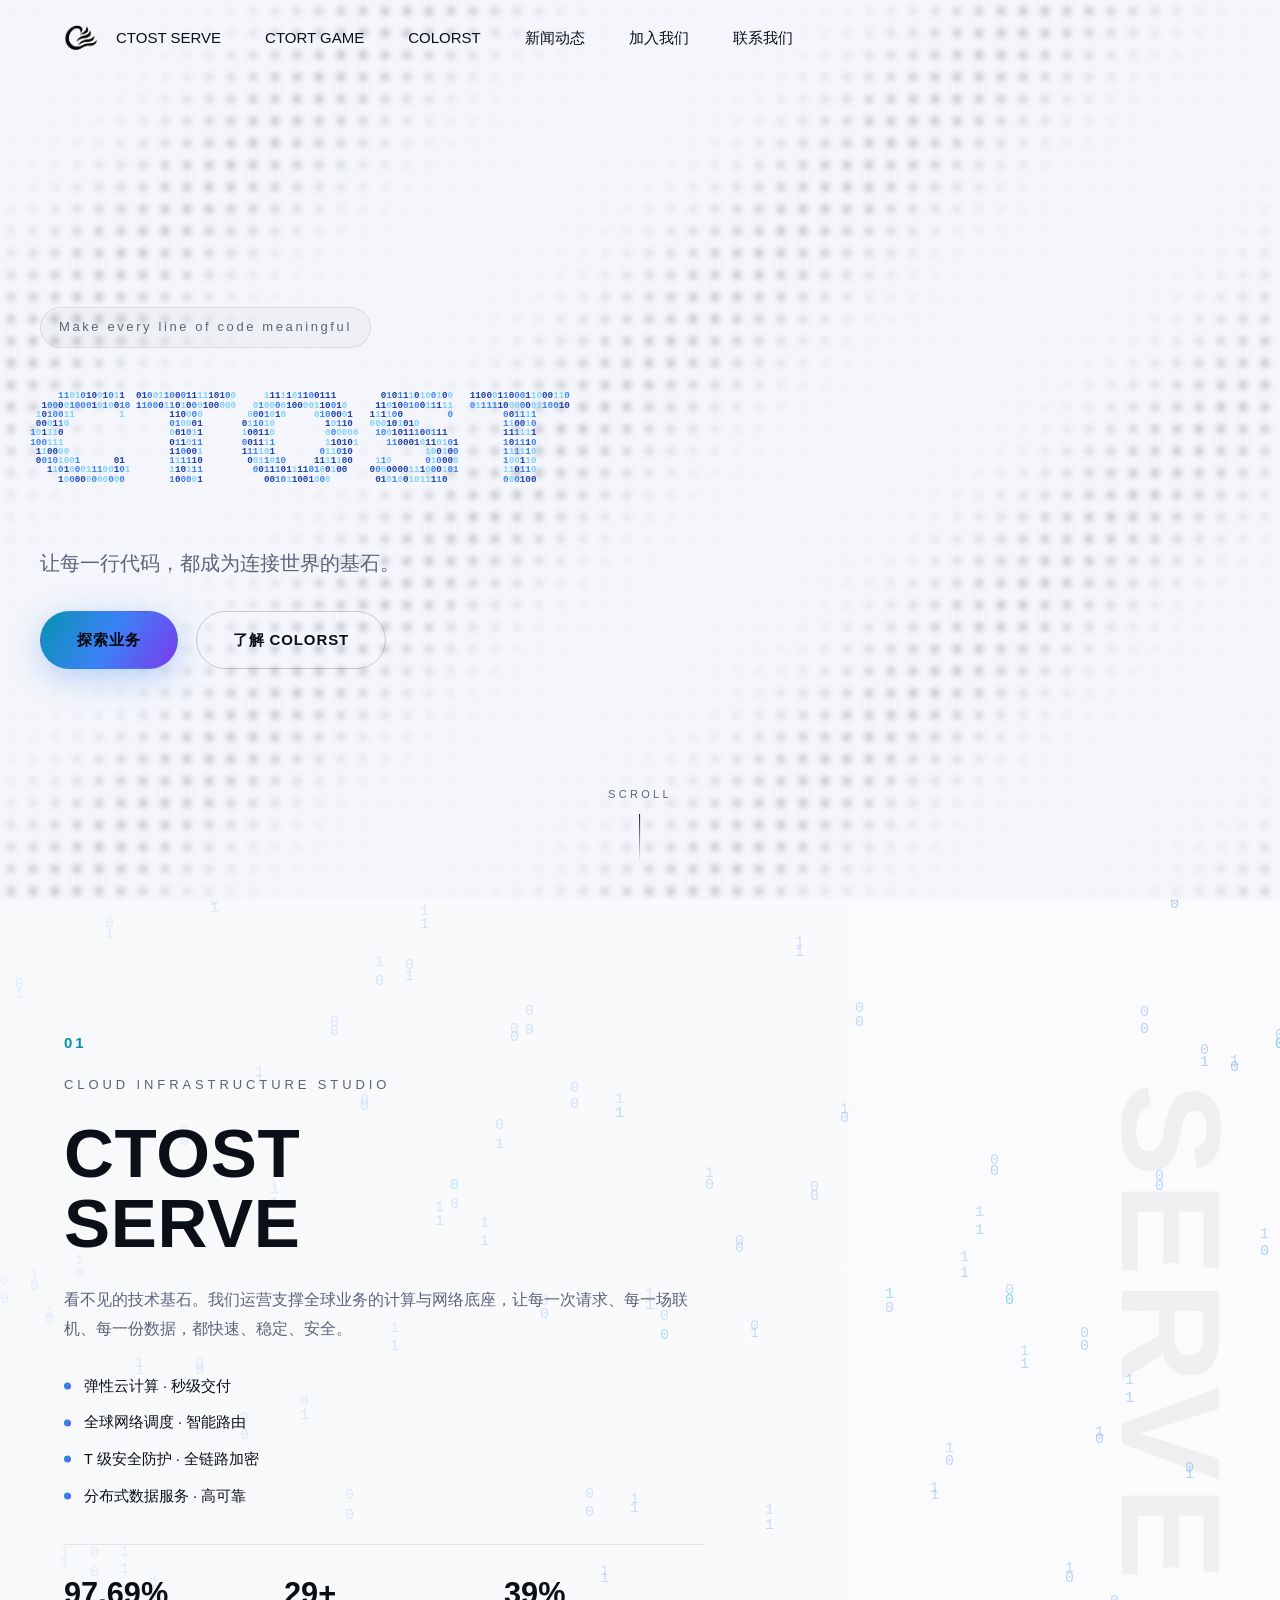
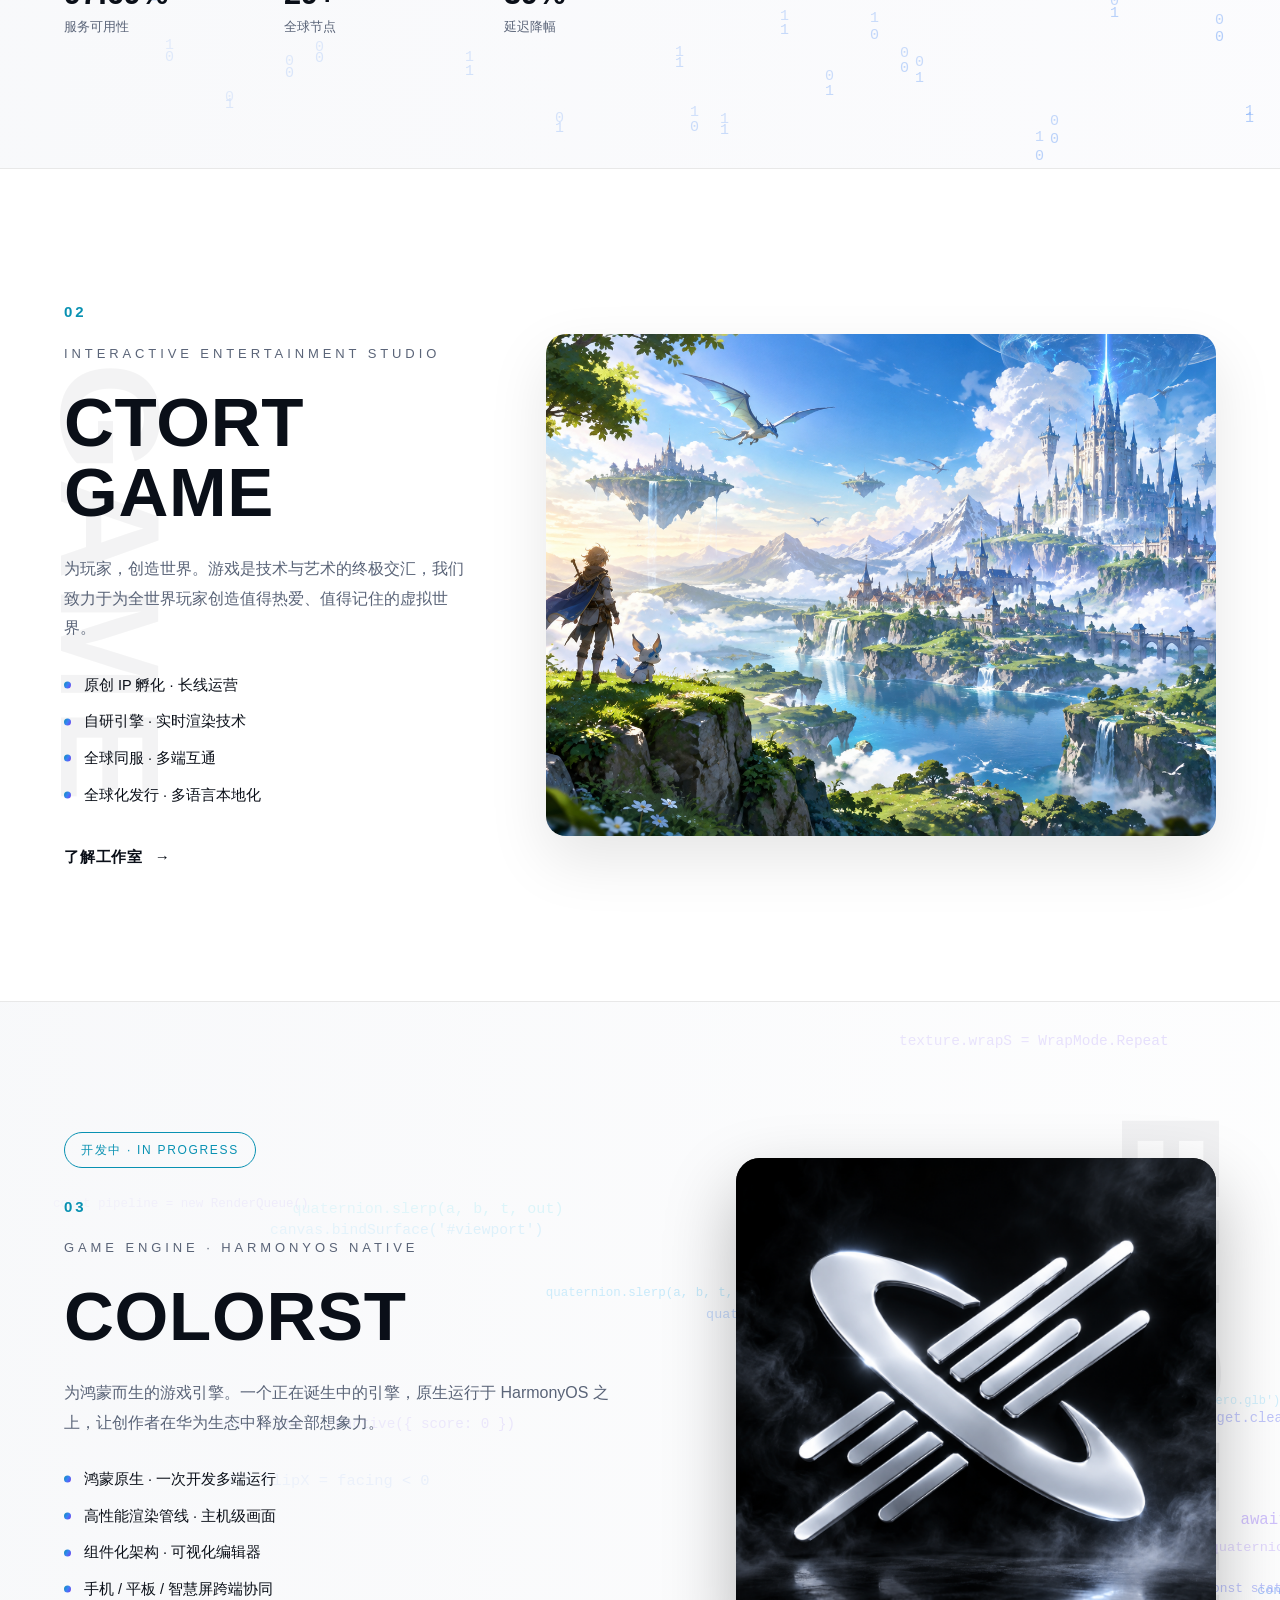
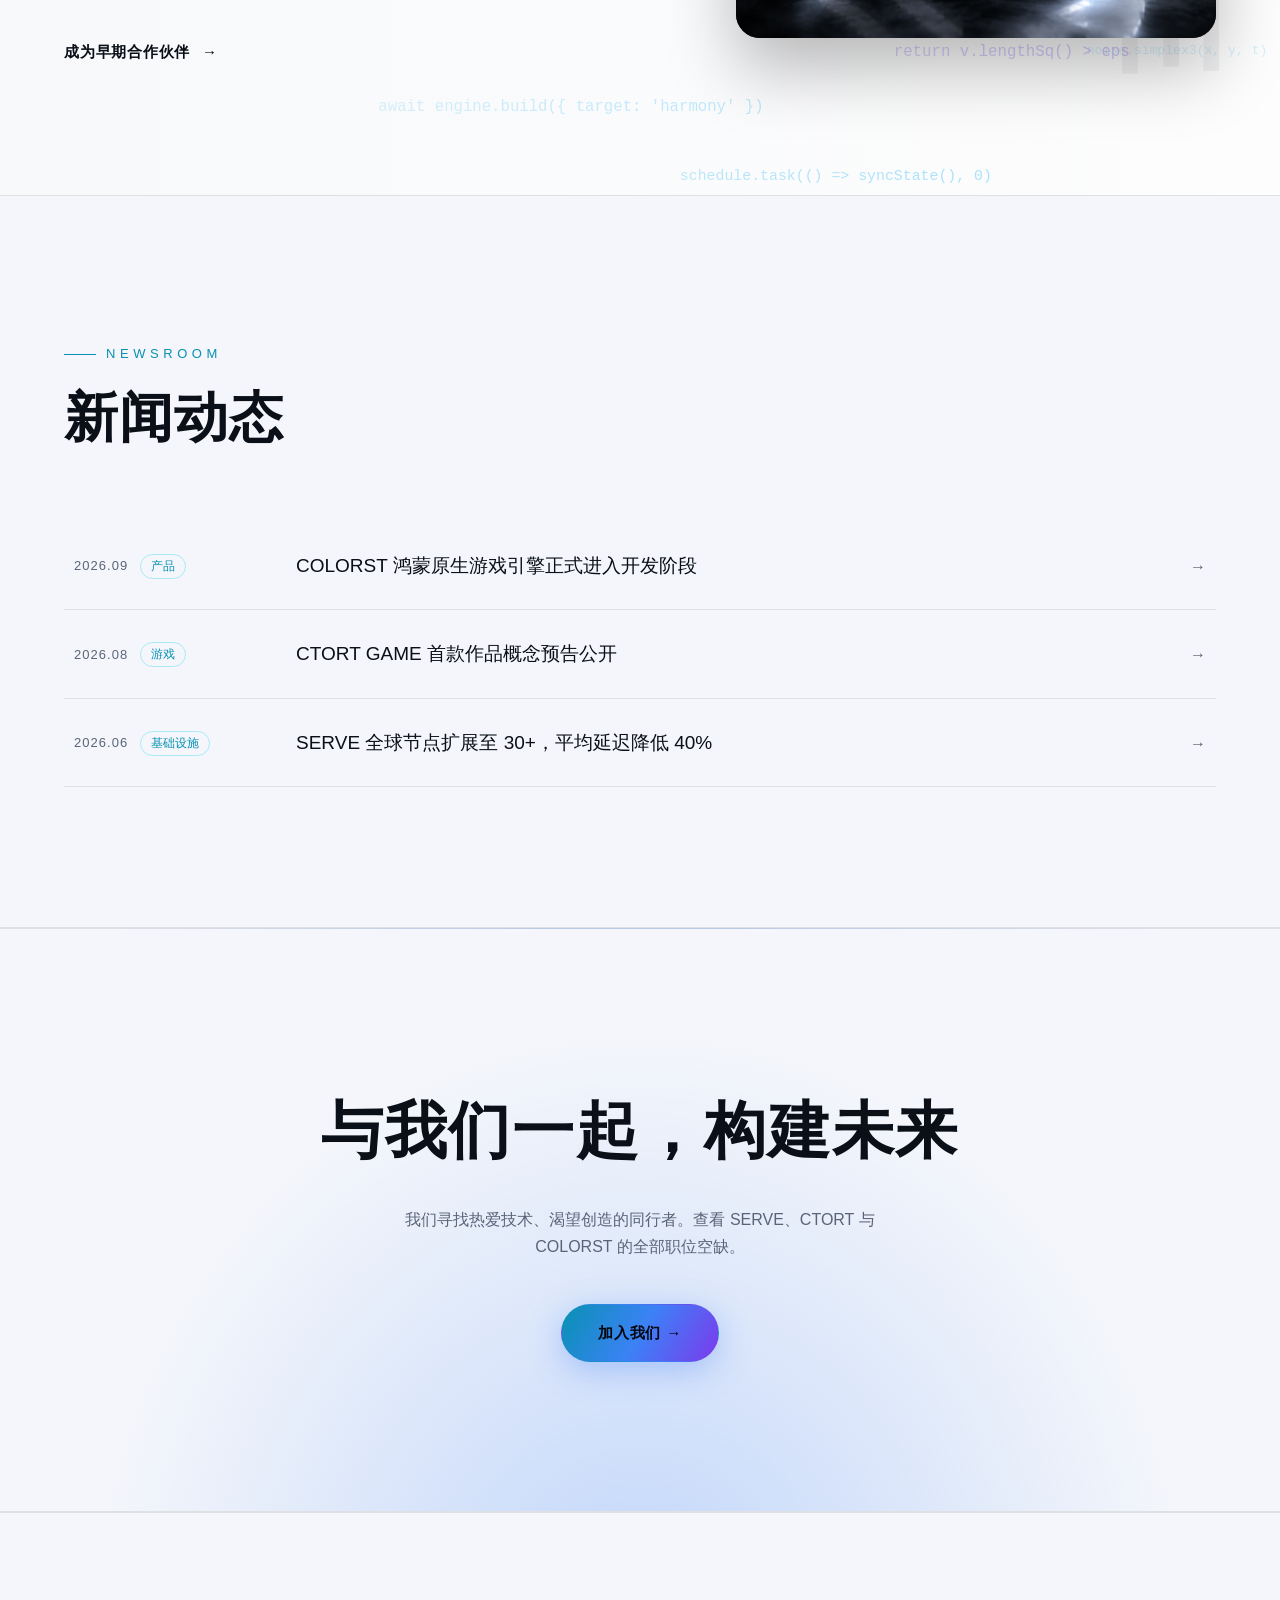
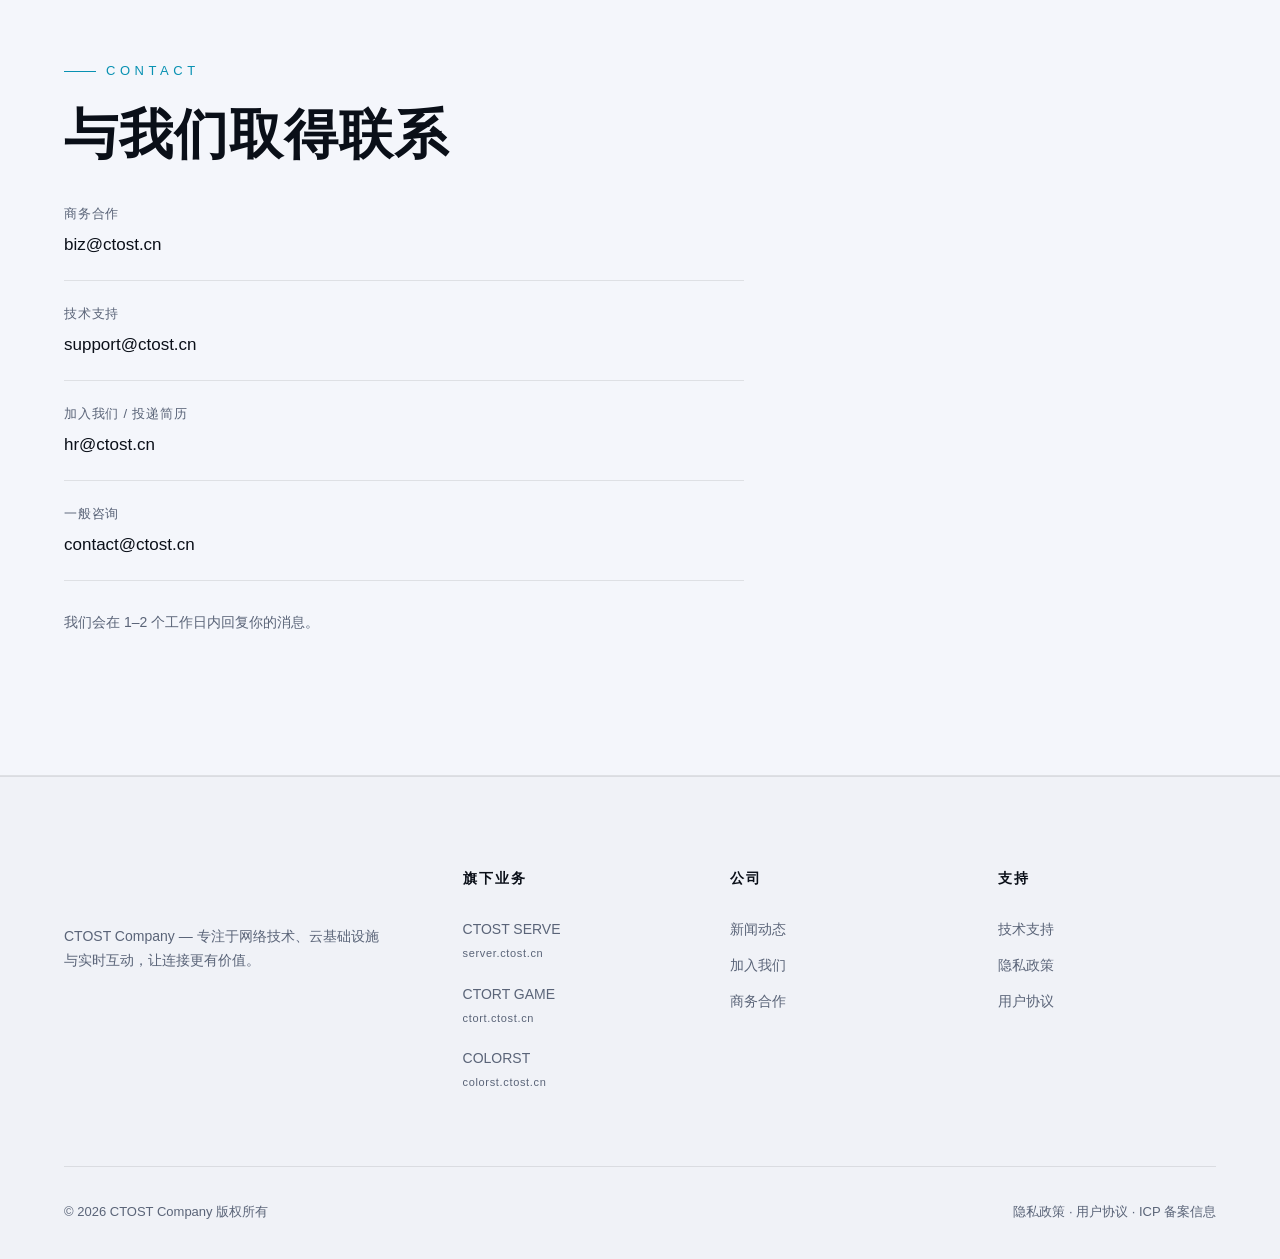
<file: index.html>
<!DOCTYPE html>
<html lang="zh-CN">
<head>
  <meta charset="UTF-8" />
  <meta name="viewport" content="width=device-width, initial-scale=1.0" />
  <title>CTOST - Make every line of code meaningful</title>
  <meta name="description" content="CTOST 是一家专注于网络技术、云基础设施与实时互动的科技公司，旗下拥有 CTOST SERVE、CTORT GAME 与 COLORST 游戏引擎。" />
  <script>document.documentElement.classList.add("js");</script>
  <link rel="icon" type="image/png" href="assets/photos/ctost-logo.png" />
  <link rel="stylesheet" href="assets/css/style.css?v=40" />
</head>
<body data-page="home">

  <!-- ================= Nav ================= -->
  <header class="nav">
    <div class="container nav-inner">
      <a href="index.html" class="logo"><img class="logo-mark" src="assets/photos/ctost-logo.png" alt="" /><span class="logo-text">CTOST</span></a>
      <span class="nav-spacer"></span>

      <nav class="nav-links">
        <a href="#ctost-server">CTOST SERVE</a>
        <a href="#ctort-game">CTORT GAME</a>
        <a href="#colorst">COLORST</a>
        <a href="#news">新闻动态</a>
        <a href="joinus/index.html">加入我们</a>
        <a href="#contact">联系我们</a>
      </nav>

      <button class="nav-toggle" aria-label="菜单">
        <span></span><span></span><span></span>
      </button>
    </div>
  </header>

  <!-- ================= Hero ================= -->
  <section class="hero hero-light">
    <canvas id="hero-canvas"></canvas>
    <div class="hero-glass"></div>

    <div class="container hero-inner">
      <div class="hero-tag reveal">Make every line of code meaningful</div>
      <h1 class="hero-title">CTOST</h1>
      <p class="hero-desc reveal" data-delay="2">
        让每一行代码，都成为连接世界的基石。
      </p>
      <div class="hero-actions reveal" data-delay="3">
        <a href="#ctost-server" class="btn btn-primary">探索业务</a>
        <a href="#colorst" class="btn btn-ghost">了解 COLORST</a>
      </div>
    </div>

    <div class="scroll-hint">
      <span>SCROLL</span>
      <span class="bar"></span>
    </div>
  </section>

  <!-- ================================================================
       01 · CTOST SERVE（米哈游式全屏产品面板）
       ================================================================ -->
  <section class="mhy-panel serve-matrix" id="ctost-server">
    <!-- 0/1 竖列下落背景（黑客代码风格） -->
    <canvas class="serve-matrix-canvas" aria-hidden="true"></canvas>
    <div class="serve-matrix-veil" aria-hidden="true"></div>
    <span class="mhy-vertical">SERVE</span>
    <div class="container mhy-inner">
      <div class="mhy-info serve-info">
        <span class="mhy-index reveal">01</span>
        <div class="mhy-label reveal">Cloud Infrastructure Studio</div>
        <h2 class="mhy-name reveal" data-delay="1">CTOST<br />SERVE</h2>
        <p class="mhy-desc reveal" data-delay="2">看不见的技术基石。我们运营支撑全球业务的计算与网络底座，让每一次请求、每一场联机、每一份数据，都快速、稳定、安全。</p>

        <ul class="mhy-points reveal" data-delay="2">
          <li>弹性云计算 · 秒级交付</li>
          <li>全球网络调度 · 智能路由</li>
          <li>T 级安全防护 · 全链路加密</li>
          <li>分布式数据服务 · 高可靠</li>
        </ul>

        <div class="mhy-stats reveal" data-delay="3">
          <div><strong><span data-count="99.99" data-decimals="2">0</span>%</strong><small>服务可用性</small></div>
          <div><strong><span data-count="30">0</span>+</strong><small>全球节点</small></div>
          <div><strong><span data-count="40">0</span>%</strong><small>延迟降幅</small></div>
        </div>
      </div>
    </div>
  </section>

  <!-- ================================================================
       02 · CTORT GAME（图文左右反转）
       ================================================================ -->
  <section class="mhy-panel mhy-reverse" id="ctort-game">
    <span class="mhy-vertical">GAME</span>
    <div class="container mhy-inner">
      <div class="mhy-visual reveal">
        <img src="assets/photos/ctortgame.png"
          alt="CTORT GAME 互动娱乐" />
      </div>

      <div class="mhy-info">
        <span class="mhy-index reveal">02</span>
        <div class="mhy-label reveal">Interactive Entertainment Studio</div>
        <h2 class="mhy-name reveal" data-delay="1">CTORT<br />GAME</h2>
        <p class="mhy-desc reveal" data-delay="2">为玩家，创造世界。游戏是技术与艺术的终极交汇，我们致力于为全世界玩家创造值得热爱、值得记住的虚拟世界。</p>

        <ul class="mhy-points reveal" data-delay="2">
          <li>原创 IP 孵化 · 长线运营</li>
          <li>自研引擎 · 实时渲染技术</li>
          <li>全球同服 · 多端互通</li>
          <li>全球化发行 · 多语言本地化</li>
        </ul>

        <a href="ctort/index.html" class="mhy-more reveal" data-delay="3">了解工作室 <span>→</span></a>
      </div>
    </div>
  </section>

  <!-- ================================================================
       03 · COLORST（鸿蒙游戏引擎 · 开发中）
       ================================================================ -->
  <section class="mhy-panel colorst-float" id="colorst">
    <!-- 一串串代码浮动背景 -->
    <canvas class="colorst-canvas" aria-hidden="true"></canvas>
    <div class="colorst-veil" aria-hidden="true"></div>
    <span class="mhy-vertical">ENGINE</span>
    <div class="container mhy-inner">
      <div class="mhy-info colorst-info">
        <span class="mhy-badge-inline reveal">开发中 · IN PROGRESS</span>
        <span class="mhy-index reveal">03</span>
        <div class="mhy-label reveal">Game Engine · HarmonyOS Native</div>
        <h2 class="mhy-name reveal" data-delay="1">COLORST</h2>
        <p class="mhy-desc reveal" data-delay="2">为鸿蒙而生的游戏引擎。一个正在诞生中的引擎，原生运行于 HarmonyOS 之上，让创作者在华为生态中释放全部想象力。</p>

        <ul class="mhy-points reveal" data-delay="2">
          <li>鸿蒙原生 · 一次开发多端运行</li>
          <li>高性能渲染管线 · 主机级画面</li>
          <li>组件化架构 · 可视化编辑器</li>
          <li>手机 / 平板 / 智慧屏跨端协同</li>
        </ul>

        <a href="mailto:contact@ctost.cn" class="mhy-more reveal" data-delay="3">成为早期合作伙伴 <span>→</span></a>
      </div>

      <div class="mhy-visual colorst-logo reveal" data-delay="2">
        <img src="assets/photos/colorst-logo-iron.png" alt="COLORST 引擎金属 Logo" />
      </div>
    </div>
  </section>

  <!-- ================================================================
       04 · 新闻动态
       ============================================================ -->
  <section class="section" id="news" style="background:var(--bg-soft); border-block:1px solid var(--line);">
    <div class="container">
      <div class="section-head reveal">
        <span class="eyebrow">Newsroom</span>
        <h2 class="section-title">新闻动态</h2>
      </div>
      <ul class="news-list">
        <li class="news-item reveal">
          <div class="news-meta">
            <span class="news-date">2026.09</span>
            <span class="news-tag">产品</span>
          </div>
          <h4 class="news-title">COLORST 鸿蒙原生游戏引擎正式进入开发阶段</h4>
          <span class="news-arrow" aria-hidden="true">→</span>
        </li>
        <li class="news-item reveal" data-delay="1">
          <div class="news-meta">
            <span class="news-date">2026.08</span>
            <span class="news-tag">游戏</span>
          </div>
          <h4 class="news-title">CTORT GAME 首款作品概念预告公开</h4>
          <span class="news-arrow" aria-hidden="true">→</span>
        </li>
        <li class="news-item reveal" data-delay="2">
          <div class="news-meta">
            <span class="news-date">2026.06</span>
            <span class="news-tag">基础设施</span>
          </div>
          <h4 class="news-title">SERVE 全球节点扩展至 30+，平均延迟降低 40%</h4>
          <span class="news-arrow" aria-hidden="true">→</span>
        </li>
      </ul>
    </div>
  </section>

  <!-- ================================================================
       06 · 加入我们（独立页面 joinus）
       ============================================================ -->
  <section class="cta" id="join">
    <div class="cta-bg"></div>
    <div class="container">
      <h2 class="reveal">与我们一起，构建未来</h2>
      <p class="reveal" data-delay="1">我们寻找热爱技术、渴望创造的同行者。查看 SERVE、CTORT 与 COLORST 的全部职位空缺。</p>
      <div class="reveal" data-delay="2">
        <a href="joinus/index.html" class="btn btn-primary">加入我们 →</a>
      </div>
    </div>
  </section>

  <!-- ================================================================
       07 · 联系我们
       ============================================================ -->
  <section class="section" id="contact" style="background:var(--bg-soft); border-block:1px solid var(--line);">
    <div class="container">
      <div class="contact-grid">
        <div class="contact-info">
          <span class="eyebrow reveal">Contact</span>
          <h2 class="section-title reveal" data-delay="1">与我们取得联系</h2>
          <ul class="contact-list">
            <li class="reveal"><span class="ci-label">商务合作</span><a href="mailto:biz@ctost.cn">biz@ctost.cn</a></li>
            <li class="reveal"><span class="ci-label">技术支持</span><a href="mailto:support@ctost.cn">support@ctost.cn</a></li>
            <li class="reveal"><span class="ci-label">加入我们 / 投递简历</span><a href="mailto:hr@ctost.cn">hr@ctost.cn</a></li>
            <li class="reveal"><span class="ci-label">一般咨询</span><a href="mailto:contact@ctost.cn">contact@ctost.cn</a></li>
          </ul>
          <p class="contact-note reveal" data-delay="2">我们会在 1–2 个工作日内回复你的消息。</p>
        </div>
      </div>
    </div>
  </section>

  <!-- ================= 通用模态弹窗（隐私政策 / 用户协议） ================= -->
  <div class="modal" id="legal-modal" aria-hidden="true">
    <div class="modal-backdrop" data-close></div>
    <div class="modal-dialog" role="dialog" aria-modal="true" aria-labelledby="modal-title">
      <button class="modal-close" data-close aria-label="关闭">×</button>
      <h3 class="modal-title" id="modal-title"></h3>
      <div class="modal-body" id="modal-body"></div>
    </div>
  </div>

  <!-- ================= 回到顶部 ================= -->
  <button class="to-top" id="to-top" aria-label="回到顶部">↑</button>

  <!-- ================= Footer ================= -->
  <footer class="footer">
    <div class="container">
      <div class="footer-grid">
        <div class="footer-brand">
          <a href="index.html" class="logo"><span class="logo-text">CTOST</span></a>
          <p>CTOST Company — 专注于网络技术、云基础设施与实时互动，让连接更有价值。</p>
        </div>

        <div class="footer-col">
          <h5>旗下业务</h5>
          <a href="#ctost-server">CTOST SERVE<small class="f-domain">server.ctost.cn</small></a>
          <a href="#ctort-game">CTORT GAME<small class="f-domain">ctort.ctost.cn</small></a>
          <a href="#colorst">COLORST<small class="f-domain">colorst.ctost.cn</small></a>
        </div>

        <div class="footer-col">
          <h5>公司</h5>
          <a href="#news">新闻动态</a>
          <a href="joinus/index.html">加入我们</a>
          <a href="#contact">商务合作</a>
        </div>

        <div class="footer-col">
          <h5>支持</h5>
          <a href="mailto:support@ctost.cn">技术支持</a>
          <a href="#" data-modal="privacy">隐私政策</a>
          <a href="#" data-modal="terms">用户协议</a>
        </div>
      </div>
      <div class="footer-bottom">
        <span>© <span id="year"></span> CTOST Company 版权所有</span>
        <span>
          <a href="#" data-modal="privacy">隐私政策</a> ·
          <a href="#" data-modal="terms">用户协议</a> ·
          ICP 备案信息
        </span>
      </div>
    </div>
  </footer>

  <script>
    /* 把 CTOST 渲染为由 0/1 共同组成的字形（背景为空），并带 0/1 跳变动效 */
    (function () {
      function buildShapeMask(text) {
        const canvas = document.createElement("canvas");
        const ctx = canvas.getContext("2d");
        const fontSize = 240;
        const font = `800 ${fontSize}px Inter, 'Segoe UI', system-ui, sans-serif`;
        ctx.font = font;
        const metrics = ctx.measureText(text);
        const w = Math.ceil(metrics.width) + 60;
        const h = Math.ceil(fontSize * 1.4);
        canvas.width = w;
        canvas.height = h;
        ctx.font = font;
        ctx.fillStyle = "#000";
        ctx.textBaseline = "middle";
        ctx.fillText(text, 30, h / 2);

        const img = ctx.getImageData(0, 0, w, h).data;
        const cellW = Math.max(2, Math.floor(w / 96));
        const cellH = cellW * 2;
        const cols = Math.floor(w / cellW);
        const rows = Math.floor(h / cellH);

        /* 按格子区域覆盖率判断：只要格子内有足够笔画像素即算字形内部，
           避免 T 等字母的细竖笔/底部因单点采样而漏行 */
        const mask = [];
        for (let r = 0; r < rows; r++) {
          const row = new Array(cols).fill(false);
          for (let c = 0; c < cols; c++) {
            const x0 = c * cellW, y0 = r * cellH;
            let filled = 0, total = 0;
            for (let y = y0; y < y0 + cellH; y += 2) {
              for (let x = x0; x < x0 + cellW; x += 2) {
                total++;
                if (img[(y * w + x) * 4 + 3] > 100) filled++;
              }
            }
            row[c] = total > 0 && filled / total > 0.18;
          }
          mask.push(row);
        }
        return { mask, cols, rows };
      }

      const title = document.querySelector(".hero-title");
      if (!title) return;

      const { mask, cols, rows } = buildShapeMask("CTOST");
      title.dataset.cols = cols;
      title.classList.add("is-binary");

      /* 构建由字符 span 组成的网格：字形内为 0/1，背景为空格 */
      const grid = []; /* grid[r][c] = span 或 null（背景） */
      const frag = document.createDocumentFragment();
      for (let r = 0; r < rows; r++) {
        const lineSpans = [];
        for (let c = 0; c < cols; c++) {
          if (mask[r][c]) {
            const s = document.createElement("span");
            s.className = "bch";
            s.textContent = Math.random() < 0.5 ? "0" : "1";
            s.dataset.mask = "1";
            frag.appendChild(s);
            lineSpans.push(s);
          } else {
            frag.appendChild(document.createTextNode(" "));
            lineSpans.push(null);
          }
        }
        frag.appendChild(document.createTextNode("\n"));
        grid.push(lineSpans);
      }
      title.textContent = "";
      title.appendChild(frag);

      /* 收集所有字形字符 span */
      const spans = [];
      for (const line of grid) for (const s of line) if (s) spans.push(s);

      /* 三个蓝色：浅蓝 / 蓝 / 深蓝，字符随机取色并随机切换 */
      const BLUES = ["#7dd3fc", "#3b82f6", "#1e40af"];
      const randBlue = () => BLUES[(Math.random() * BLUES.length) | 0];
      /* 初始：每个字符随机一个蓝色 */
      spans.forEach((s) => { s.style.color = randBlue(); });

      /* 根据容器宽度动态调整字号 */
      function sizeBinaryTitle() {
        const container = title.closest(".hero-inner");
        const avail = container ? container.clientWidth - 40 : window.innerWidth - 40;
        const fs = (avail * 0.52) / (cols * 0.6);
        title.style.fontSize = Math.max(5, Math.min(fs, 18)) + "px";
      }
      sizeBinaryTitle();
      window.addEventListener("resize", sizeBinaryTitle);

      /* 0/1 跳变 + 颜色随机切换动效 */
      const CHANGES_PER_TICK = Math.max(3, Math.round(spans.length * 0.03));
      setInterval(() => {
        for (let i = 0; i < CHANGES_PER_TICK; i++) {
          const s = spans[(Math.random() * spans.length) | 0];
          if (!s) continue;
          s.textContent = s.textContent === "0" ? "1" : "0";
          s.style.color = randBlue(); /* 每次跳变随机换一个蓝色 */
        }
      }, 60);
    })();
  </script>
  <script>
    /* SERVE 面板 · 0/1 竖列下落背景 */
    (function () {
      const canvas = document.querySelector(".serve-matrix-canvas");
      if (!canvas) return;
      const ctx = canvas.getContext("2d");
      const FONT = 15;
      let cols, drops, speeds;

      function resize() {
        const panel = canvas.parentElement;
        canvas.width = panel.clientWidth;
        canvas.height = panel.clientHeight;
        cols = Math.ceil(canvas.width / FONT);
        drops = new Array(cols);
        speeds = new Array(cols);
        for (let i = 0; i < cols; i++) {
          drops[i] = Math.random() * (canvas.height / FONT);
          speeds[i] = 0.4 + Math.random() * 0.9;
        }
      }
      resize();
      window.addEventListener("resize", resize);

      function draw() {
        ctx.fillStyle = "rgba(247,248,250,0.14)";
        ctx.fillRect(0, 0, canvas.width, canvas.height);
        ctx.font = FONT + "px Consolas, monospace";
        for (let i = 0; i < cols; i++) {
          const ch = Math.random() < 0.5 ? "0" : "1";
          const x = i * FONT, y = drops[i] * FONT;
          ctx.fillStyle = Math.random() < 0.06 ? "#38bdf8" : "rgba(59,130,246,0.55)";
          ctx.fillText(ch, x, y);
          if (y > canvas.height && Math.random() > 0.975) drops[i] = 0;
          drops[i] += speeds[i];
        }
        requestAnimationFrame(draw);
      }
      draw();
    })();
  </script>
  <script>
    /* COLORST 面板 · 一串串代码浮动背景 */
    (function () {
      const canvas = document.querySelector(".colorst-canvas");
      if (!canvas) return;
      const ctx = canvas.getContext("2d");

      /* 真实代码片段，营造"一串串代码"漂浮的观感 */
      const SNIPPETS = [
        "import { Engine } from 'colorst'",
        "const engine = new Engine({ harmonyOS: true })",
        "renderer.createScene('world')",
        "function onFrame(dt) { render(dt); }",
        "node.addComponent(new Sprite())",
        "await engine.build({ target: 'harmony' })",
        "shader.compile(vertexSource)",
        "physics.setGravity(0, -9.8)",
        "entity.transform.position = vec3(0)",
        "export default class Player extends Actor",
        "canvas.bindSurface('#viewport')",
        "engine.pipeline.push(Pass.Bloom)",
        "const mesh = Mesh.load('./hero.glb')",
        "audio.play('theme.wav', { loop: true })",
        "renderTarget.clear(color.hex(0x00))",
        "if (input.isKeyDown('Space')) jump()",
        "light.direction = normalize(vec3(-1,-1,0))",
        "camera.follow(target, { lerp: 0.1 })",
        "const scene = await Scene.deserialize(json)",
        "material.setFloat('roughness', 0.4)",
        "particle.emit({ count: 1024 })",
        "world.query(AABB(x,y,w,h))",
        "schedule.task(() => syncState(), 0)",
        "const [w,h] = surface.getSize()",
        "for (const entity of entities) update(entity)",
        "return v.lengthSq() > eps",
        "const state = reactive({ score: 0 })",
        "texture.wrapS = WrapMode.Repeat",
        "animator.play('idle', { crossfade: 0.2 })",
        "collider.on('enter', onHit)",
        "const pipeline = new RenderQueue()",
        "await asset.preload(bundle.manifest)",
        "mat4.perspective(fov, aspect, 0.1, 100)",
        "system.register('move', MoveSystem)",
        "const ui = canvas.createNode('hud')",
        "noise.simplex3(x, y, t)",
        "buffer.copy(gpu.memory, offset)",
        "const joystick = input.gamepad(0)",
        "engine.saveState(slot, data)",
        "shadow.mapSize = ivec2(2048)",
        "const tween = tweenTo(obj, props, 1.0)",
        "renderer.setClearColor(0x0a0f1c)",
        "const channel = await rpc.connect('room')",
        "quaternion.slerp(a, b, t, out)",
        "sprite.flipX = facing < 0",
        "const rng = new Random(seed)",
        "viewport.resize(window.innerWidth)"
      ];
      const COLORS = ["#38bdf8", "#3b82f6", "#818cf8", "#a78bfa", "#22d3ee"];

      let parts = [];
      function resize() {
        const panel = canvas.parentElement;
        canvas.width = panel.clientWidth;
        canvas.height = panel.clientHeight;
        const count = Math.max(16, Math.round(canvas.width / 68));
        parts = Array.from({ length: count }, (_, i) => makePart(true, i / count));
      }
      function makePart(anywhere, slot) {
        return {
          text: SNIPPETS[(Math.random() * SNIPPETS.length) | 0],
          x: anywhere ? Math.random() * canvas.width : (slot ?? Math.random()) * canvas.width,
          y: anywhere ? Math.random() * canvas.height : canvas.height + 20,
          vy: 0.25 + Math.random() * 0.55,   /* 向上缓慢漂浮 */
          sway: Math.random() * Math.PI * 2, /* 水平摆动相位 */
          swayAmp: 0.2 + Math.random() * 0.6,
          size: 12 + Math.random() * 4,
          alpha: 0.25 + Math.random() * 0.45,
          color: COLORS[(Math.random() * COLORS.length) | 0]
        };
      }
      resize();
      window.addEventListener("resize", resize);

      let t = 0;
      function draw() {
        t += 0.01;
        ctx.clearRect(0, 0, canvas.width, canvas.height);
        ctx.font = "600 14px Consolas, monospace";
        ctx.textBaseline = "middle";
        for (let i = 0; i < parts.length; i++) {
          const p = parts[i];
          p.y -= p.vy;
          const x = p.x + Math.sin(t + p.sway) * p.swayAmp * 12;
          ctx.font = `500 ${p.size}px Consolas, monospace`;
          ctx.globalAlpha = p.alpha;
          ctx.fillStyle = p.color;
          ctx.fillText(p.text, x, p.y);
          if (p.y < -30) parts[i] = makePart(false);
        }
        ctx.globalAlpha = 1;
        requestAnimationFrame(draw);
      }
      draw();
    })();
  </script>
  <script>
    /* 通用交互：回到顶部 + 法律模态 + 联系表单 */
    (function () {
      /* ---------- 回到顶部 ---------- */
      const toTop = document.getElementById("to-top");
      if (toTop) {
        window.addEventListener("scroll", () => {
          toTop.classList.toggle("show", window.scrollY > 600);
        }, { passive: true });
        toTop.addEventListener("click", () => window.scrollTo({ top: 0, behavior: "smooth" }));
      }

      /* ---------- 法律文本 ---------- */
      const LEGAL = {
        privacy: {
          title: "隐私政策",
          body:
            "<p>CTOST Company（以下简称“我们”）尊重并保护所有用户的个人信息。本政策说明我们如何收集、使用与保护你的信息。</p>" +
            "<h5>1. 我们收集的信息</h5><p>当你通过本网站表单与我们联系时，我们会收集你主动提供的姓名、邮箱、主题与留言内容，仅用于回复你的咨询。</p>" +
            "<h5>2. 信息的使用</h5><p>你的信息仅用于处理你的请求、提供技术支持或与你沟通合作事宜，不会用于任何无关用途，也不会出售给第三方。</p>" +
            "<h5>3. 信息的保护</h5><p>我们采取合理的技术与管理措施保护你的信息，防止未经授权的访问、泄露或篡改。</p>" +
            "<h5>4. 你的权利</h5><p>你可以随时联系我们查询、更正或删除你提供的个人信息。</p>" +
            "<h5>5. 联系我们</h5><p>如对本政策有任何疑问，请发送邮件至 <a href='mailto:contact@ctost.cn'>contact@ctost.cn</a>。</p>"
        },
        terms: {
          title: "用户协议",
          body:
            "<p>欢迎访问 CTOST 官方网站。在使用本网站前，请仔细阅读以下条款。</p>" +
            "<h5>1. 内容与知识产权</h5><p>本网站所展示的文字、标识、图片与代码等内容，其知识产权均归 CTOST Company 或相关权利人所有，未经许可不得擅自使用、复制或转载。</p>" +
            "<h5>2. 网站的使用</h5><p>你应以合法、正当的方式使用本网站，不得进行任何可能破坏网站运行、损害系统安全或妨碍他人使用的行为。</p>" +
            "<h5>3. 免责声明</h5><ul><li>本网站内容可能会不定期更新，我们不对内容的绝对准确性与时效性作保证；</li><li>因网络、系统维护等原因导致服务暂时中断，我们不承担由此产生的责任；</li><li>本网站可能包含指向第三方网站的链接，我们不对第三方网站内容负责。</li></ul>" +
            "<h5>4. 协议的变更</h5><p>我们可能会适时修订本协议，更新后的内容将在本页面公布。</p>" +
            "<h5>5. 联系我们</h5><p>如对本协议有任何疑问，请发送邮件至 <a href='mailto:contact@ctost.cn'>contact@ctost.cn</a>。</p>"
        }
      };

      /* ---------- 模态弹窗 ---------- */
      const modal = document.getElementById("legal-modal");
      const mTitle = document.getElementById("modal-title");
      const mBody = document.getElementById("modal-body");
      function openModal(key) {
        const doc = LEGAL[key];
        if (!doc) return;
        mTitle.textContent = doc.title;
        mBody.innerHTML = doc.body;
        modal.classList.add("open");
        modal.setAttribute("aria-hidden", "false");
        document.body.style.overflow = "hidden";
      }
      function closeModal() {
        modal.classList.remove("open");
        modal.setAttribute("aria-hidden", "true");
        document.body.style.overflow = "";
      }
      document.addEventListener("click", (e) => {
        const trigger = e.target.closest("[data-modal]");
        if (trigger) { e.preventDefault(); openModal(trigger.dataset.modal); return; }
        if (e.target.closest("[data-close]")) closeModal();
      });
      document.addEventListener("keydown", (e) => {
        if (e.key === "Escape" && modal.classList.contains("open")) closeModal();
      });
    })();
  </script>
  <script src="assets/js/liquid-glass.js?v=16"></script>
  <script src="assets/js/main.js?v=14"></script>
</body>
</html>
</file>
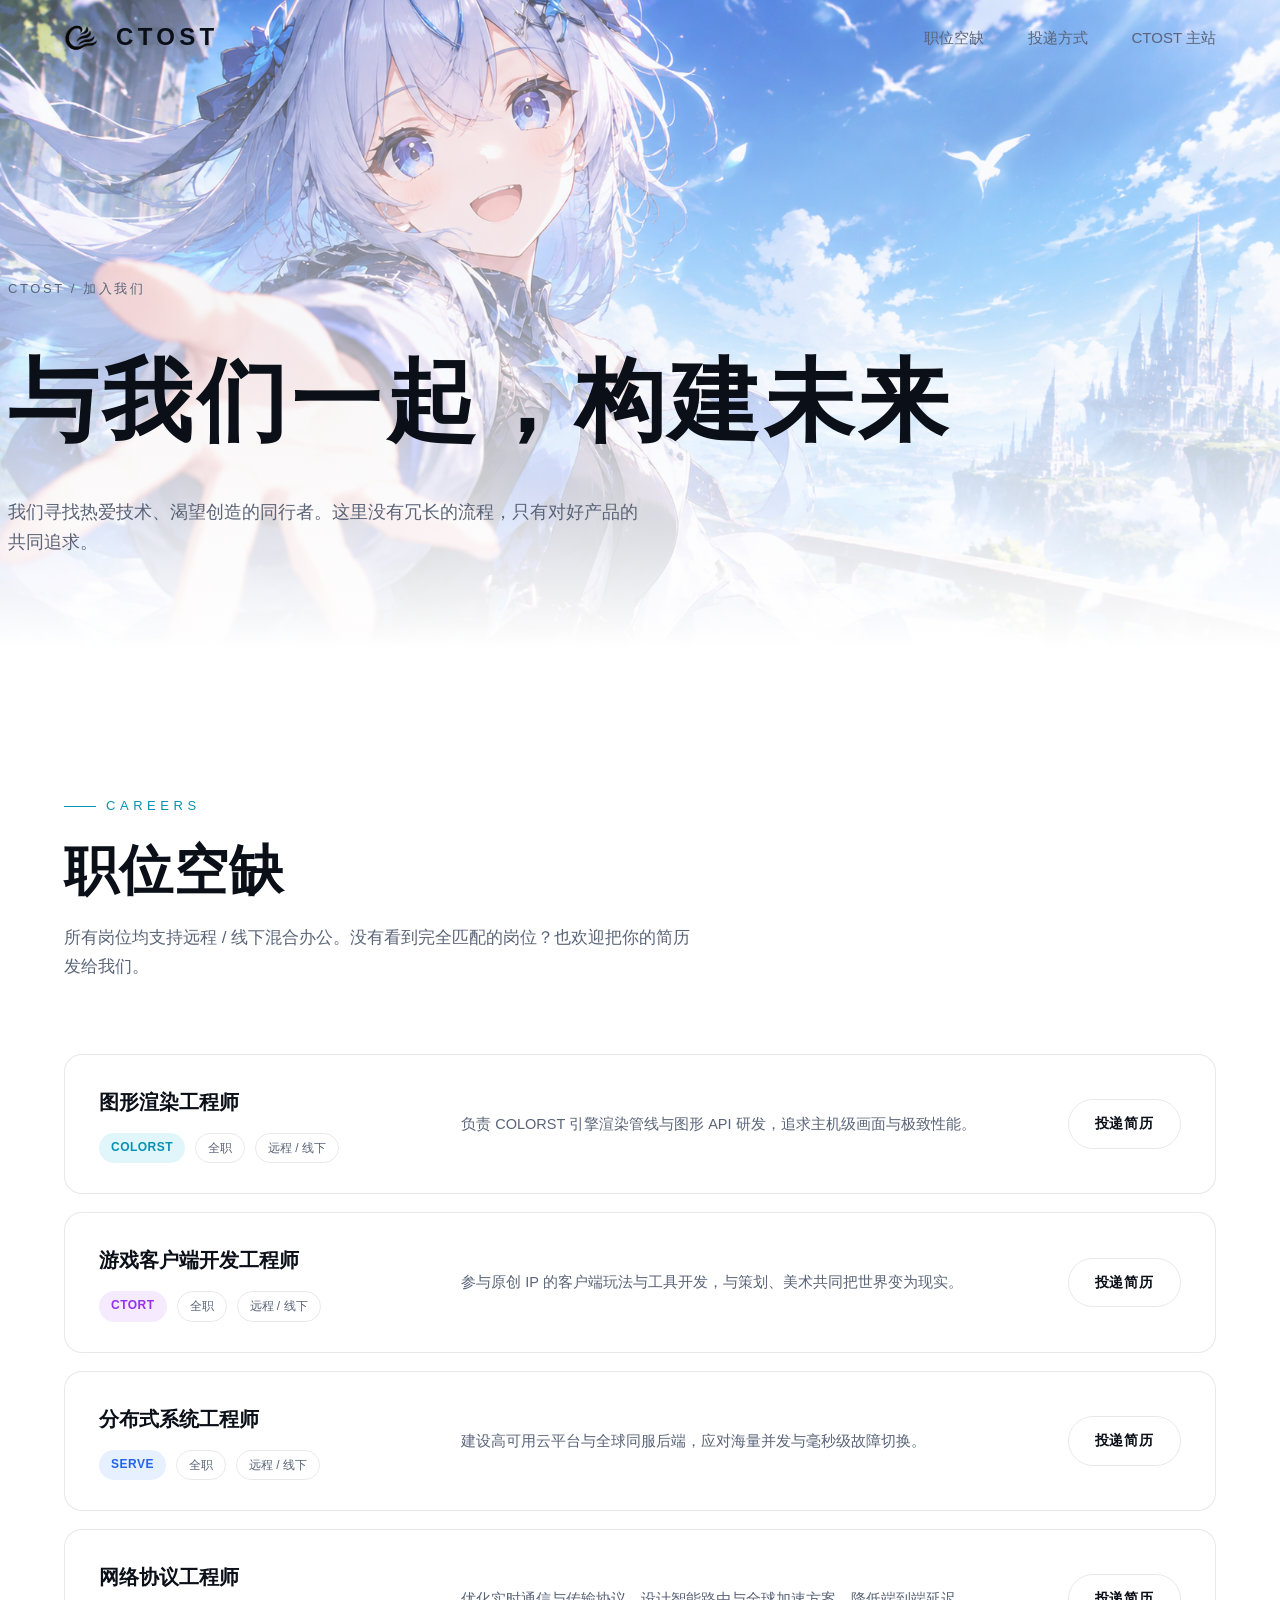
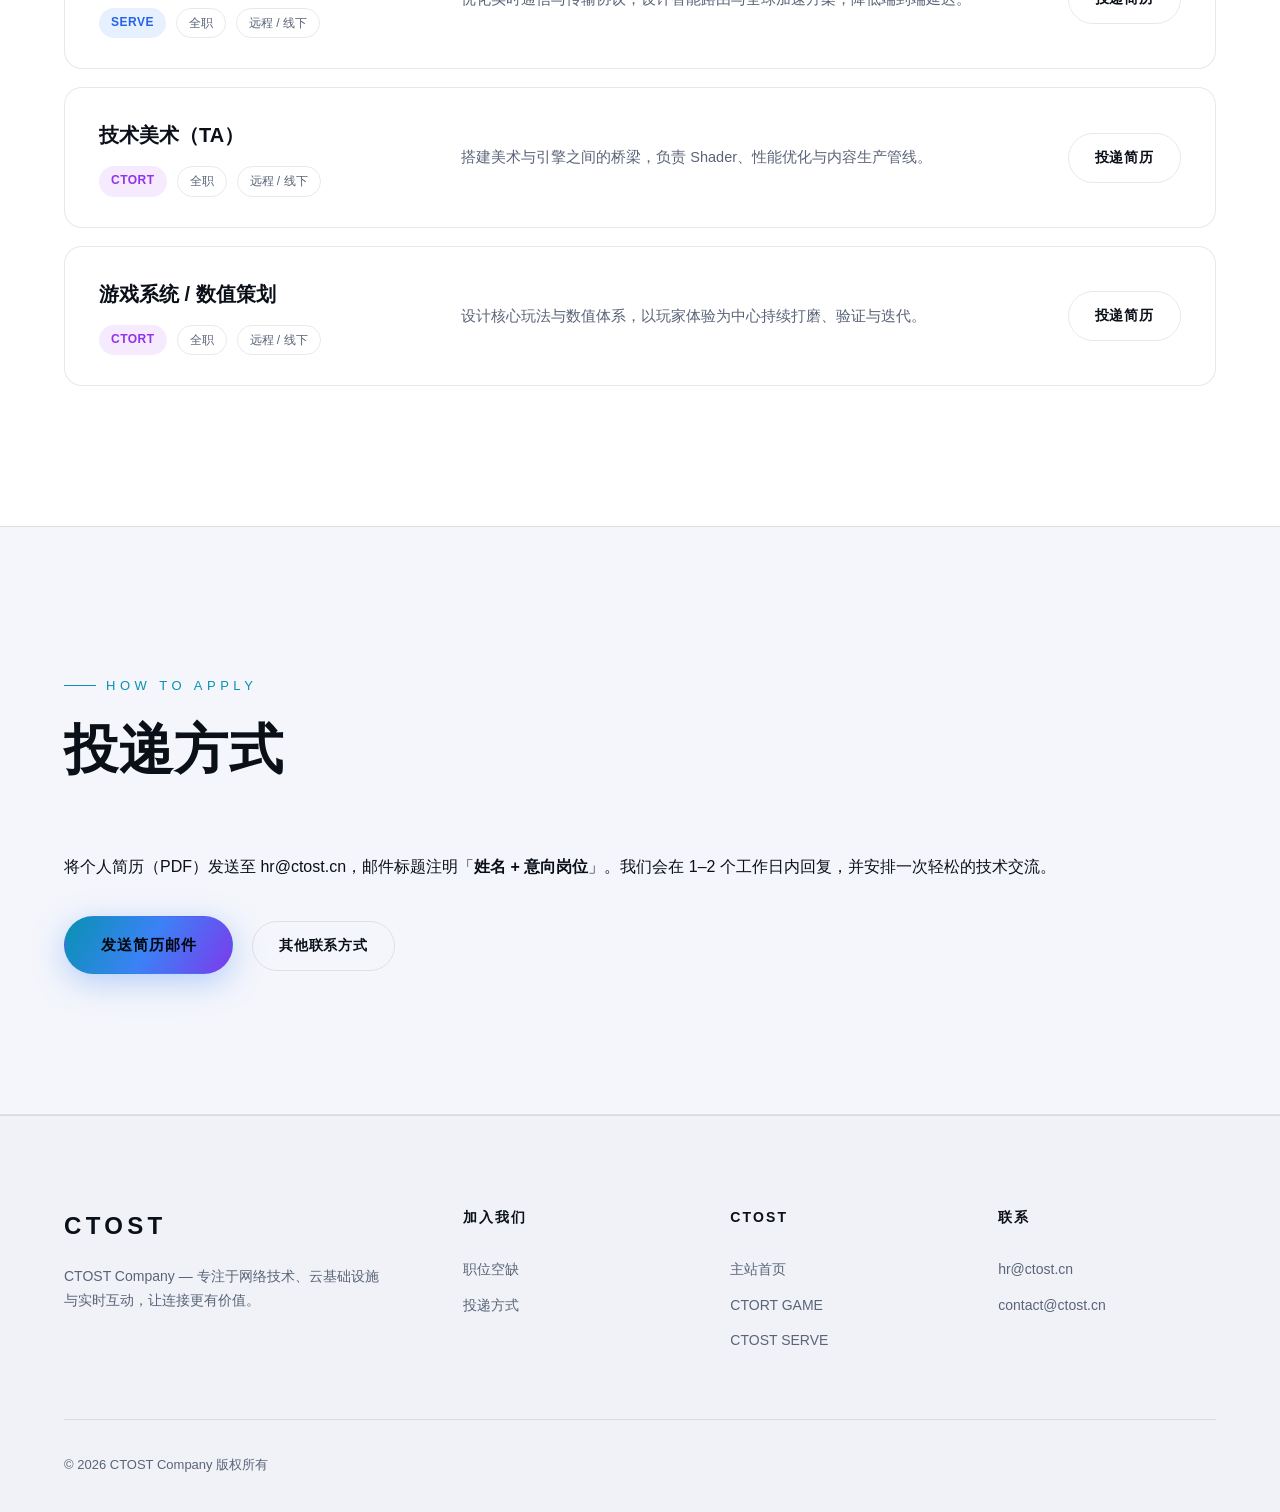
<file: joinus/index.html>
<!DOCTYPE html>
<html lang="zh-CN">
<head>
  <meta charset="UTF-8" />
  <meta name="viewport" content="width=device-width, initial-scale=1.0" />
  <title>加入我们 — CTOST Company</title>
  <meta name="description" content="加入 CTOST，与我们一起构建云基础设施、原创游戏世界与鸿蒙原生游戏引擎。查看职位空缺。" />
  <script>document.documentElement.classList.add("js");</script>
  <link rel="icon" type="image/png" href="../assets/photos/ctost-logo.png" />
  <link rel="stylesheet" href="../assets/css/style.css?v=37" />
</head>
<body>

  <!-- ================= Nav ================= -->
  <header class="nav">
    <div class="container nav-inner">
      <a href="../index.html" class="logo"><img class="logo-mark" src="../assets/photos/ctost-logo.png" alt="" /><span class="logo-text">CTOST</span></a>
      <span class="nav-spacer"></span>

      <nav class="nav-links">
        <a href="#jobs">职位空缺</a>
        <a href="#apply">投递方式</a>
        <a href="../index.html">CTOST 主站</a>
      </nav>
      <button class="nav-toggle" aria-label="菜单">
        <span></span><span></span><span></span>
      </button>
    </div>
  </header>

  <!-- ================= Sub Hero ================= -->
  <section class="sub-hero">
    <div class="panel-bg" style="background-image:url('../assets/photos/joinus.png')"></div>
    <div class="panel-mask"></div>
    <div class="container hero-inner">
      <div class="crumb reveal"><a href="../index.html">CTOST</a> / 加入我们</div>
      <h1 class="reveal" data-delay="1">与我们一起，构建未来</h1>
      <p class="reveal" data-delay="2">我们寻找热爱技术、渴望创造的同行者。这里没有冗长的流程，只有对好产品的共同追求。</p>
    </div>
  </section>

  <!-- ================= Jobs ================= -->
  <section class="section" id="jobs">
    <div class="container">
      <div class="section-head reveal">
        <span class="eyebrow">Careers</span>
        <h2 class="section-title">职位空缺</h2>
        <p class="section-head-sub">所有岗位均支持远程 / 线下混合办公。没有看到完全匹配的岗位？也欢迎把你的简历发给我们。</p>
      </div>

      <div class="job-list">
        <div class="job-card reveal">
          <div class="job-main">
            <h4>图形渲染工程师</h4>
            <div class="job-tags"><span class="tag-team colorst">COLORST</span><span>全职</span><span>远程 / 线下</span></div>
          </div>
          <p class="job-desc">负责 COLORST 引擎渲染管线与图形 API 研发，追求主机级画面与极致性能。</p>
          <a href="#apply" class="btn btn-outline job-apply">投递简历</a>
        </div>
        <div class="job-card reveal">
          <div class="job-main">
            <h4>游戏客户端开发工程师</h4>
            <div class="job-tags"><span class="tag-team ctort">CTORT</span><span>全职</span><span>远程 / 线下</span></div>
          </div>
          <p class="job-desc">参与原创 IP 的客户端玩法与工具开发，与策划、美术共同把世界变为现实。</p>
          <a href="#apply" class="btn btn-outline job-apply">投递简历</a>
        </div>
        <div class="job-card reveal">
          <div class="job-main">
            <h4>分布式系统工程师</h4>
            <div class="job-tags"><span class="tag-team serve">SERVE</span><span>全职</span><span>远程 / 线下</span></div>
          </div>
          <p class="job-desc">建设高可用云平台与全球同服后端，应对海量并发与毫秒级故障切换。</p>
          <a href="#apply" class="btn btn-outline job-apply">投递简历</a>
        </div>
        <div class="job-card reveal">
          <div class="job-main">
            <h4>网络协议工程师</h4>
            <div class="job-tags"><span class="tag-team serve">SERVE</span><span>全职</span><span>远程 / 线下</span></div>
          </div>
          <p class="job-desc">优化实时通信与传输协议，设计智能路由与全球加速方案，降低端到端延迟。</p>
          <a href="#apply" class="btn btn-outline job-apply">投递简历</a>
        </div>
        <div class="job-card reveal">
          <div class="job-main">
            <h4>技术美术（TA）</h4>
            <div class="job-tags"><span class="tag-team ctort">CTORT</span><span>全职</span><span>远程 / 线下</span></div>
          </div>
          <p class="job-desc">搭建美术与引擎之间的桥梁，负责 Shader、性能优化与内容生产管线。</p>
          <a href="#apply" class="btn btn-outline job-apply">投递简历</a>
        </div>
        <div class="job-card reveal">
          <div class="job-main">
            <h4>游戏系统 / 数值策划</h4>
            <div class="job-tags"><span class="tag-team ctort">CTORT</span><span>全职</span><span>远程 / 线下</span></div>
          </div>
          <p class="job-desc">设计核心玩法与数值体系，以玩家体验为中心持续打磨、验证与迭代。</p>
          <a href="#apply" class="btn btn-outline job-apply">投递简历</a>
        </div>
      </div>
    </div>
  </section>

  <!-- ================= How to apply ================= -->
  <section class="section" id="apply" style="background:var(--bg-soft); border-block:1px solid var(--line);">
    <div class="container">
      <div class="section-head reveal">
        <span class="eyebrow">How to Apply</span>
        <h2 class="section-title">投递方式</h2>
      </div>
      <div class="apply-wrap">
        <p class="reveal">将个人简历（PDF）发送至 <a href="mailto:hr@ctost.cn" class="apply-mail">hr@ctost.cn</a>，邮件标题注明「<strong>姓名 + 意向岗位</strong>」。我们会在 1–2 个工作日内回复，并安排一次轻松的技术交流。</p>
        <div class="reveal" data-delay="1" style="margin-top:36px;">
          <a href="mailto:hr@ctost.cn" class="btn btn-primary">发送简历邮件</a>
          <a href="../index.html#contact" class="btn btn-outline" style="margin-left:14px;">其他联系方式</a>
        </div>
      </div>
    </div>
  </section>

  <!-- ================= Footer ================= -->
  <footer class="footer">
    <div class="container">
      <div class="footer-grid">
        <div class="footer-brand">
          <a href="../index.html" class="logo"><span class="dot"></span>CTOST</a>
          <p>CTOST Company — 专注于网络技术、云基础设施与实时互动，让连接更有价值。</p>
        </div>
        <div class="footer-col">
          <h5>加入我们</h5>
          <a href="#jobs">职位空缺</a>
          <a href="#apply">投递方式</a>
        </div>
        <div class="footer-col">
          <h5>CTOST</h5>
          <a href="../index.html">主站首页</a>
          <a href="../ctort/index.html">CTORT GAME</a>
          <a href="../server/index.html">CTOST SERVE</a>
        </div>
        <div class="footer-col">
          <h5>联系</h5>
          <a href="mailto:hr@ctost.cn">hr@ctost.cn</a>
          <a href="mailto:contact@ctost.cn">contact@ctost.cn</a>
        </div>
      </div>
      <div class="footer-bottom">
        <span>© <span id="year"></span> CTOST Company 版权所有</span>
      </div>
    </div>
  </footer>

  <script src="../assets/js/main.js?v=14"></script>
</body>
</html>
</file>
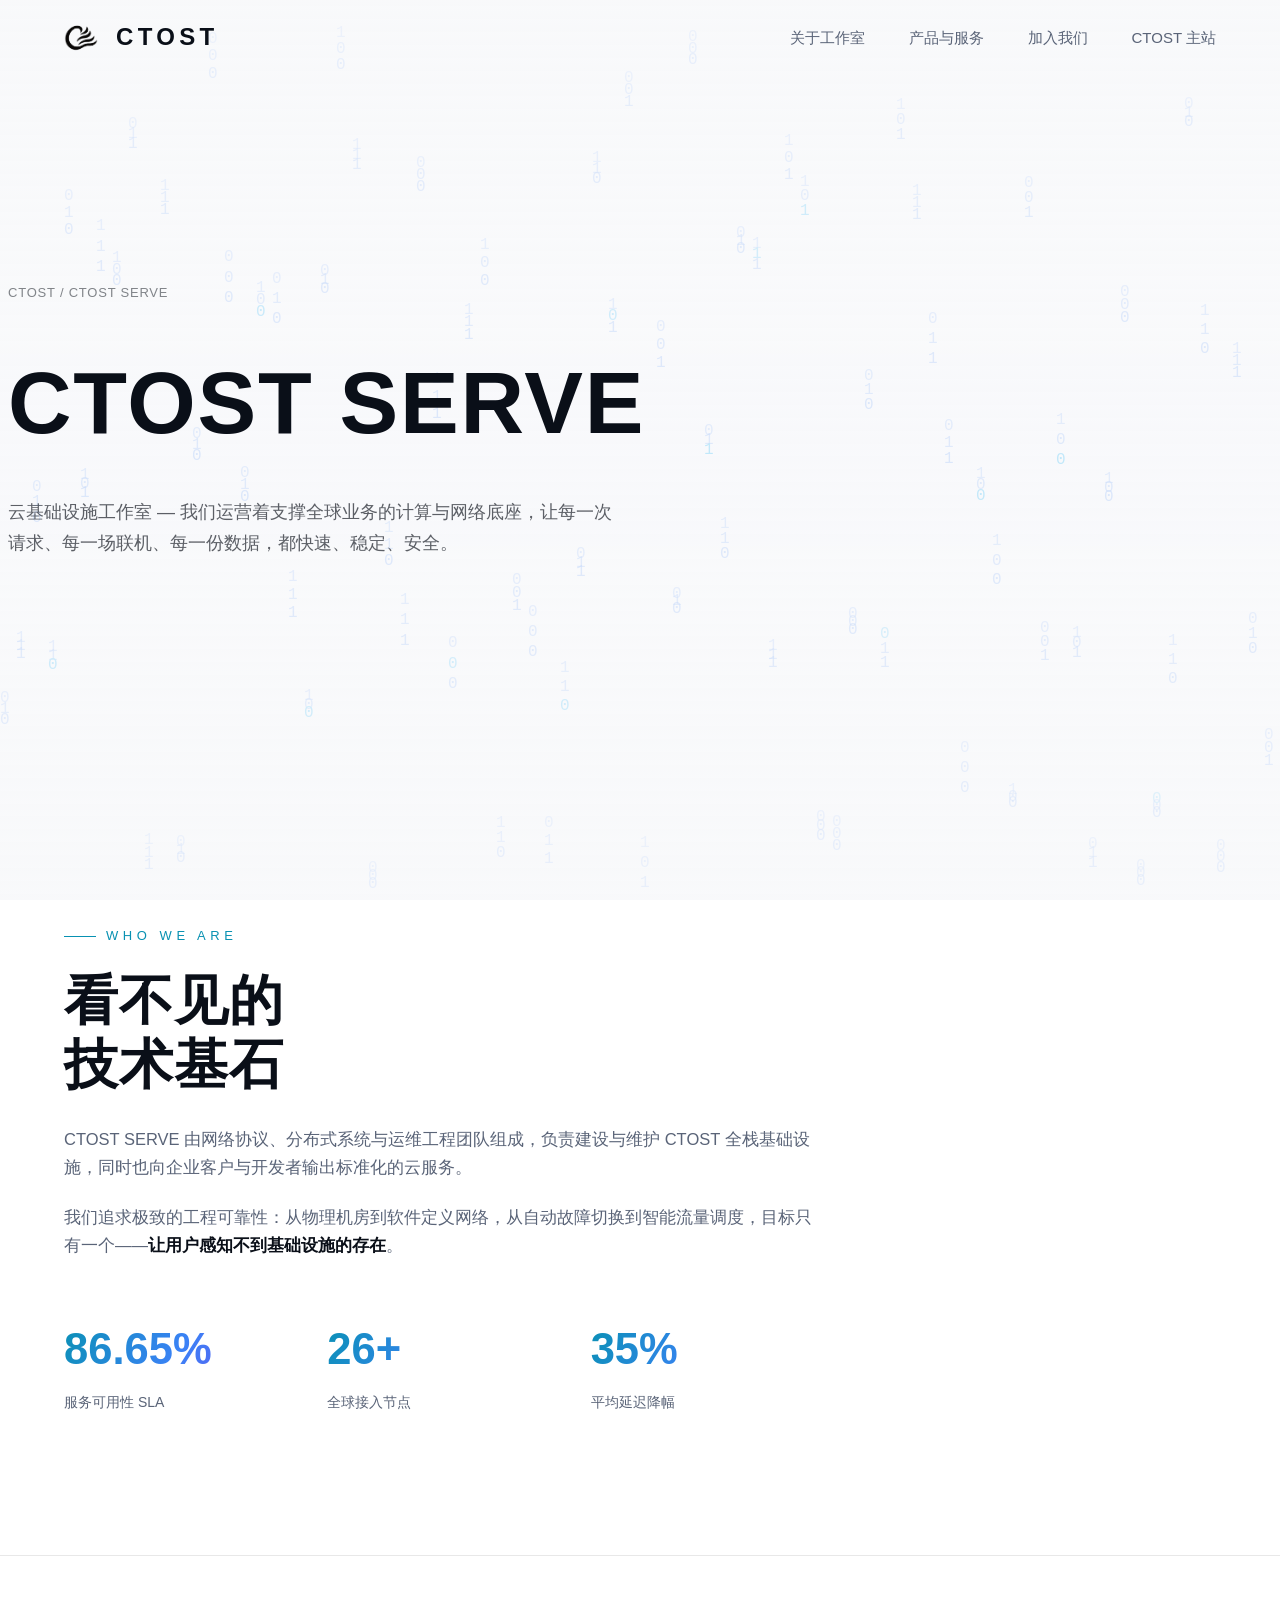
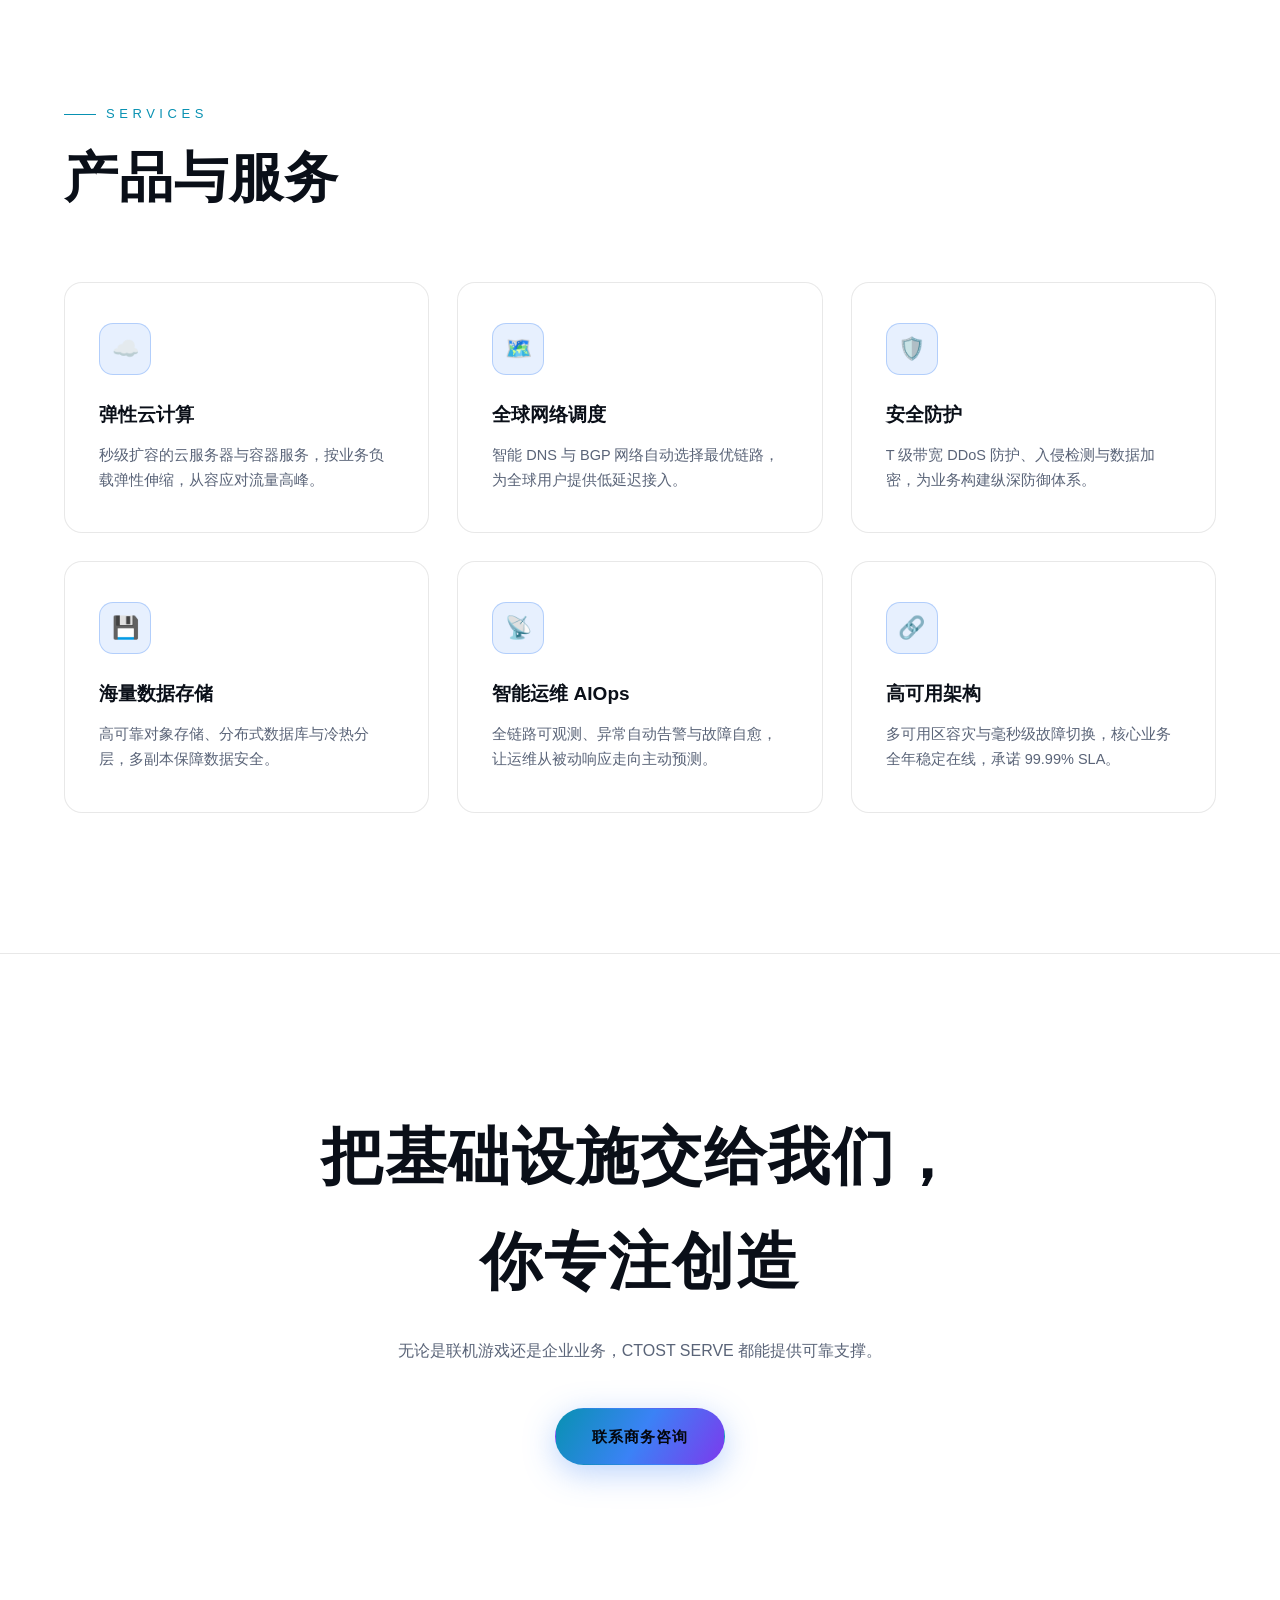
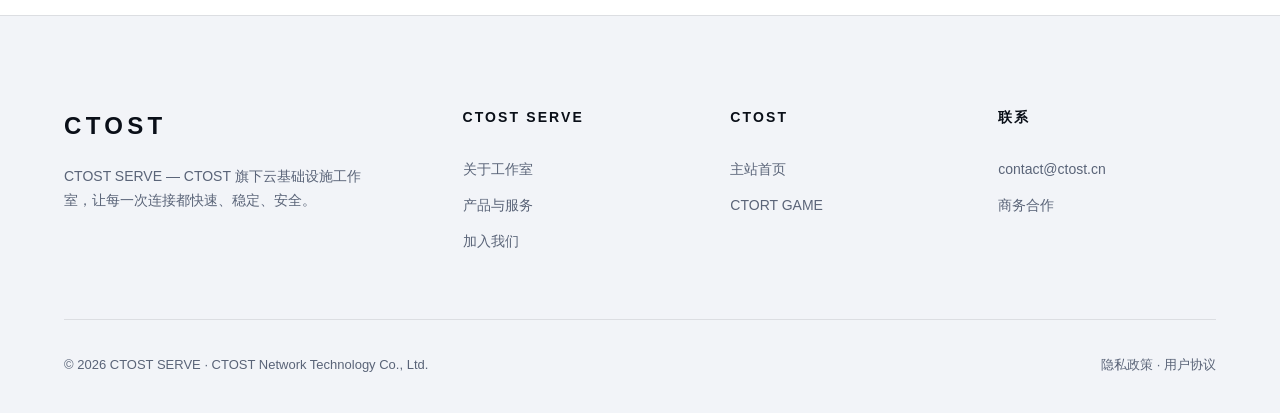
<file: server/index.html>
<!DOCTYPE html>
<html lang="zh-CN">
<head>
  <meta charset="UTF-8" />
  <meta name="viewport" content="width=device-width, initial-scale=1.0" />
  <title>CTOST SERVE — 云基础设施工作室</title>
  <meta name="description" content="CTOST SERVE 是 CTOST 旗下云基础设施工作室，提供弹性计算、全球网络调度与数据服务。" />
  <script>document.documentElement.classList.add("js");</script>
  <link rel="icon" type="image/png" href="../assets/photos/ctost-logo.png" />
  <link rel="stylesheet" href="../assets/css/style.css?v=36" />
</head>
<body class="serve-page">

  <!-- ================= Nav ================= -->
  <header class="nav">
    <div class="container nav-inner">
      <a href="../index.html" class="logo"><img class="logo-mark" src="../assets/photos/ctost-logo.png" alt="" /><span class="logo-text">CTOST</span></a>
      <span class="nav-spacer"></span>

      <nav class="nav-links">
        <a href="#about">关于工作室</a>
        <a href="#capabilities">产品与服务</a>
        <a href="#join">加入我们</a>
        <a href="../index.html">CTOST 主站</a>
      </nav>
      <button class="nav-toggle" aria-label="菜单">
        <span></span><span></span><span></span>
      </button>
    </div>
  </header>

  <!-- 0/1 竖列下落背景（黑客代码风格） -->
  <canvas id="matrix-canvas" aria-hidden="true"></canvas>
  <div class="matrix-veil" aria-hidden="true"></div>

  <!-- ================= Sub Hero ================= -->
  <section class="sub-hero sub-hero-plain">
    <div class="container hero-inner">
      <div class="crumb reveal"><a href="../index.html">CTOST</a> / CTOST SERVE</div>
      <h1 class="reveal" data-delay="1">CTOST SERVE</h1>
      <p class="reveal" data-delay="2">云基础设施工作室 — 我们运营着支撑全球业务的计算与网络底座，让每一次请求、每一场联机、每一份数据，都快速、稳定、安全。</p>
    </div>
  </section>

  <!-- ================= Philosophy ================= -->
  <section class="section" id="about">
    <div class="container">
      <div class="about-text" style="max-width:760px;">
        <div class="reveal">
          <span class="eyebrow">Who We Are</span>
          <h2 class="section-title">看不见的<br />技术基石</h2>
        </div>
        <p class="reveal" data-delay="1" style="margin-top:28px;">
          CTOST SERVE 由网络协议、分布式系统与运维工程团队组成，负责建设与维护 CTOST 全栈基础设施，同时也向企业客户与开发者输出标准化的云服务。
        </p>
        <p class="reveal" data-delay="2">
          我们追求极致的工程可靠性：从物理机房到软件定义网络，从自动故障切换到智能流量调度，目标只有一个——<strong>让用户感知不到基础设施的存在</strong>。
        </p>

        <div class="stats reveal" data-delay="3">
          <div class="stat">
            <div class="num"><span data-count="99.99" data-decimals="2" data-suffix="%">0</span></div>
            <div class="label">服务可用性 SLA</div>
          </div>
          <div class="stat">
            <div class="num"><span data-count="30">0</span><span>+</span></div>
            <div class="label">全球接入节点</div>
          </div>
          <div class="stat">
            <div class="num"><span data-count="40" data-suffix="%">0</span></div>
            <div class="label">平均延迟降幅</div>
          </div>
        </div>
      </div>
    </div>
  </section>

  <!-- ================= Capabilities ================= -->
  <section class="section" id="capabilities" style="border-block:1px solid var(--line);">
    <div class="container">
      <div class="section-head reveal">
        <span class="eyebrow">Services</span>
        <h2 class="section-title">产品与服务</h2>
      </div>
      <div class="feature-grid">
        <div class="feature-card reveal">
          <div class="icon">☁️</div>
          <h4>弹性云计算</h4>
          <p>秒级扩容的云服务器与容器服务，按业务负载弹性伸缩，从容应对流量高峰。</p>
        </div>
        <div class="feature-card reveal" data-delay="1">
          <div class="icon">🗺️</div>
          <h4>全球网络调度</h4>
          <p>智能 DNS 与 BGP 网络自动选择最优链路，为全球用户提供低延迟接入。</p>
        </div>
        <div class="feature-card reveal" data-delay="2">
          <div class="icon">🛡️</div>
          <h4>安全防护</h4>
          <p>T 级带宽 DDoS 防护、入侵检测与数据加密，为业务构建纵深防御体系。</p>
        </div>
        <div class="feature-card reveal">
          <div class="icon">💾</div>
          <h4>海量数据存储</h4>
          <p>高可靠对象存储、分布式数据库与冷热分层，多副本保障数据安全。</p>
        </div>
        <div class="feature-card reveal" data-delay="1">
          <div class="icon">📡</div>
          <h4>智能运维 AIOps</h4>
          <p>全链路可观测、异常自动告警与故障自愈，让运维从被动响应走向主动预测。</p>
        </div>
        <div class="feature-card reveal" data-delay="2">
          <div class="icon">🔗</div>
          <h4>高可用架构</h4>
          <p>多可用区容灾与毫秒级故障切换，核心业务全年稳定在线，承诺 99.99% SLA。</p>
        </div>
      </div>
    </div>
  </section>

  <!-- ================= CTA ================= -->
  <section class="cta" id="join">
    <div class="container">
      <h2 class="reveal">把基础设施交给我们，<br />你专注创造</h2>
      <p class="reveal" data-delay="1">无论是联机游戏还是企业业务，CTOST SERVE 都能提供可靠支撑。</p>
      <div class="reveal" data-delay="2">
        <a href="../index.html#contact" class="btn btn-primary">联系商务咨询</a>
      </div>
    </div>
  </section>

  <!-- ================= Footer ================= -->
  <footer class="footer">
    <div class="container">
      <div class="footer-grid">
        <div class="footer-brand">
          <a href="../index.html" class="logo"><span class="dot"></span>CTOST</a>
          <p>CTOST SERVE — CTOST 旗下云基础设施工作室，让每一次连接都快速、稳定、安全。</p>
        </div>
        <div class="footer-col">
          <h5>CTOST SERVE</h5>
          <a href="#about">关于工作室</a>
          <a href="#capabilities">产品与服务</a>
          <a href="#join">加入我们</a>
        </div>
        <div class="footer-col">
          <h5>CTOST</h5>
          <a href="https://www.ctost.cn">主站首页</a>
          <a href="https://ctort.ctost.cn">CTORT GAME</a>
        </div>
        <div class="footer-col">
          <h5>联系</h5>
          <a href="mailto:contact@ctost.cn">contact@ctost.cn</a>
          <a href="#">商务合作</a>
        </div>
      </div>
      <div class="footer-bottom">
        <span>© <span id="year"></span> CTOST SERVE · CTOST Network Technology Co., Ltd.</span>
        <span>隐私政策 · 用户协议</span>
      </div>
    </div>
  </footer>

  <script src="../assets/js/main.js?v=17"></script>
  <script>
    /* 0/1 竖列下落背景（黑客代码风格） */
    (function () {
      const canvas = document.getElementById("matrix-canvas");
      const ctx = canvas.getContext("2d");
      const FONT = 16;
      let cols, drops, speeds;

      function resize() {
        canvas.width = window.innerWidth;
        canvas.height = window.innerHeight;
        cols = Math.ceil(canvas.width / FONT);
        drops = new Array(cols);
        speeds = new Array(cols);
        for (let i = 0; i < cols; i++) {
          drops[i] = Math.random() * (canvas.height / FONT);
          speeds[i] = 0.4 + Math.random() * 0.9;
        }
      }
      resize();
      window.addEventListener("resize", resize);

      function draw() {
        /* 半透明白底拖尾 */
        ctx.fillStyle = "rgba(247,248,250,0.14)";
        ctx.fillRect(0, 0, canvas.width, canvas.height);
        ctx.font = FONT + "px Consolas, monospace";

        for (let i = 0; i < cols; i++) {
          const ch = Math.random() < 0.5 ? "0" : "1";
          const x = i * FONT;
          const y = drops[i] * FONT;
          /* 列头亮青，其余淡蓝 */
          ctx.fillStyle = Math.random() < 0.06 ? "#38bdf8" : "rgba(59,130,246,0.55)";
          ctx.fillText(ch, x, y);

          if (y > canvas.height && Math.random() > 0.975) drops[i] = 0;
          drops[i] += speeds[i];
        }
        requestAnimationFrame(draw);
      }
      draw();
    })();
  </script>
</body>
</html>
</file>
<file: assets/css/style.css>
/* ============================================================
   CTOST — Global Stylesheet
   白色主题 · 沉浸式分屏 · 米哈游式排版
   ============================================================ */

:root {
  --bg: #ffffff;
  --bg-soft: #f4f6fb;
  --surface: #e8ecf4;
  --line: rgba(0, 0, 0, 0.09);
  --text: #0a0f18;
  --text-muted: #5a6478;
  --accent: #3b82f6;
  --accent-cyan: #0891b2;
  --accent-violet: #7c3aed;
  --gradient: linear-gradient(120deg, #0891b2 0%, #3b82f6 50%, #7c3aed 100%);
  --nav-h: 76px;
  --ease: cubic-bezier(0.22, 1, 0.36, 1);
}

* { margin: 0; padding: 0; box-sizing: border-box; }

html { scroll-behavior: smooth; }

body {
  font-family: -apple-system, BlinkMacSystemFont, "Segoe UI", "PingFang SC",
    "Hiragino Sans GB", "Microsoft YaHei", "Helvetica Neue", Arial, sans-serif;
  background: var(--bg);
  color: var(--text);
  line-height: 1.7;
  overflow-x: hidden;
  -webkit-font-smoothing: antialiased;
}

img { display: block; max-width: 100%; }
a { color: inherit; text-decoration: none; }
ul { list-style: none; }

::selection { background: rgba(59, 130, 246, 0.4); }

/* ---------- Layout helpers ---------- */
.container {
  width: min(1280px, 90vw);
  margin-inline: auto;
}

.section { padding: 140px 0; position: relative; }

.section-head { margin-bottom: 72px; }

.eyebrow {
  display: inline-flex;
  align-items: center;
  gap: 10px;
  font-size: 13px;
  letter-spacing: 0.35em;
  text-transform: uppercase;
  color: var(--accent-cyan);
  margin-bottom: 20px;
}
.eyebrow::before {
  content: "";
  width: 32px; height: 1px;
  background: var(--accent-cyan);
}

.section-title {
  font-size: clamp(32px, 4.2vw, 54px);
  font-weight: 700;
  line-height: 1.2;
  letter-spacing: 0.02em;
}

.section-sub {
  margin-top: 20px;
  color: var(--text-muted);
  font-size: 17px;
  max-width: 620px;
}

/* ============================================================
   Navigation
   ============================================================ */
.nav {
  position: fixed;
  inset: 0 0 auto 0;
  height: var(--nav-h);
  z-index: 100;
  transition: background 0.4s var(--ease), border-color 0.4s, backdrop-filter 0.4s;
  border-bottom: 1px solid transparent;
}

.nav.scrolled {
  background: rgba(255, 255, 255, 0.82);
  backdrop-filter: blur(18px);
  -webkit-backdrop-filter: blur(18px);
  border-bottom-color: var(--line);
}

.nav-inner {
  height: 100%;
  display: flex;
  align-items: center;
  justify-content: flex-start;
}

.logo {
  font-size: 24px;
  font-weight: 800;
  letter-spacing: 0.18em;
  display: flex;
  align-items: center;
}
.logo .logo-text {
  opacity: 0;
  max-width: 0;
  overflow: hidden;
  white-space: nowrap;
  transition: opacity 0.35s var(--ease), max-width 0.45s var(--ease);
}
/* 顶栏最左侧的 CTOST Logo 图标 */
.logo .logo-mark {
  height: 34px;
  width: auto;
  flex-shrink: 0;
  margin-right: 18px;
  transition: transform 0.4s var(--ease);
}
.logo:hover .logo-mark { transform: rotate(-6deg) scale(1.06); }
/* Sub-site pages always show the logo text */
body:not([data-page="home"]) .logo .logo-text { opacity: 1; max-width: 200px; }
.nav.scrolled .logo-text { opacity: 1; max-width: 200px; }

/* Spacer that grows to push nav-links right when CTOST appears */
.nav-spacer {
  flex-grow: 0;
  transition: flex-grow 0.45s var(--ease);
}
.nav.scrolled .nav-spacer { flex-grow: 1; }
body:not([data-page="home"]) .nav-spacer { flex-grow: 1; }

.nav-links { display: flex; align-items: center; gap: 44px; }
/* 中等屏：链接增多后收紧间距（720px 以下转为汉堡菜单） */
@media (max-width: 1080px) {
  .nav-links { gap: 26px; }
}

.nav-links a {
  font-size: 15px;
  color: var(--text-muted);
  position: relative;
  padding: 6px 0;
  transition: color 0.3s;
}
.nav-links a:hover,
.nav-links a.active { color: var(--text); }
.nav-links a::after {
  content: "";
  position: absolute;
  left: 0; bottom: 0;
  width: 0; height: 2px;
  background: var(--gradient);
  transition: width 0.35s var(--ease);
}
.nav-links a:hover::after { width: 100%; }

/* dropdown */
.nav-item { position: relative; }
.dropdown {
  position: absolute;
  top: calc(100% + 14px);
  left: 50%;
  transform: translateX(-50%) translateY(10px);
  min-width: 230px;
  background: rgba(248, 250, 253, 0.96);
  border: 1px solid var(--line);
  border-radius: 14px;
  padding: 10px;
  opacity: 0;
  visibility: hidden;
  transition: all 0.3s var(--ease);
  backdrop-filter: blur(16px);
}
.nav-item:hover .dropdown {
  opacity: 1;
  visibility: visible;
  transform: translateX(-50%) translateY(0);
}
.dropdown a {
  display: block;
  padding: 12px 16px;
  border-radius: 9px;
  font-size: 14px;
}
.dropdown a::after { display: none; }
.dropdown a:hover { background: rgba(0, 0, 0, 0.04); }
.dropdown a small {
  display: block;
  color: var(--text-muted);
  font-size: 12px;
  margin-top: 2px;
}

.nav-toggle {
  display: none;
  flex-direction: column;
  gap: 6px;
  background: none;
  border: none;
  cursor: pointer;
  padding: 8px;
}
.nav-toggle span {
  width: 24px; height: 2px;
  background: var(--text);
  transition: 0.3s;
}

/* ============================================================
   Hero
   ============================================================ */
.hero {
  position: relative;
  min-height: 100vh;
  display: flex;
  align-items: center;
  overflow: hidden;
}

#hero-canvas {
  position: absolute;
  inset: 0;
  width: 100%;
  height: 100%;
  z-index: 0;
  display: block;
}

/* Frosted glass layer between dot-grid canvas and text:
   blurs the dots behind it so the foreground copy stays crisp. */
.hero-glass {
  position: absolute;
  inset: 0;
  z-index: 1;
  background: rgba(244, 246, 251, 0.42);
  backdrop-filter: blur(3px);
  -webkit-backdrop-filter: blur(3px);
  pointer-events: none;
}

.hero-bg {
  position: absolute;
  inset: 0;
  background:
    radial-gradient(ellipse at 70% 30%, rgba(59, 130, 246, 0.22), transparent 55%),
    radial-gradient(ellipse at 20% 80%, rgba(139, 92, 246, 0.16), transparent 55%);
  z-index: 0;
}

.hero-bg::after {
  content: "";
  position: absolute;
  inset: 0;
  background: linear-gradient(180deg, rgba(255,255,255,0.3) 0%, transparent 40%, var(--bg) 100%);
}

.hero-inner {
  position: relative;
  z-index: 2;
  margin-left: 0;
  padding-left: 8px;
  padding-top: var(--nav-h);
  transform: translateX(0);
}

/* 除 CTOST 标题外，其他元素整体右移一点（用 left 避免与 reveal 的 transform 冲突） */
.hero-tag,
.hero-desc,
.hero-actions {
  position: relative;
  left: 2.5vw;
}

.hero-tag {
  display: inline-flex;
  align-items: center;
  gap: 10px;
  padding: 8px 18px;
  border: 1px solid var(--line);
  border-radius: 100px;
  background: rgba(0, 0, 0, 0.025);
  font-size: 13px;
  letter-spacing: 0.2em;
  color: var(--text-muted);
  margin-bottom: 16px;
}
.hero-tag .pulse {
  width: 7px; height: 7px; border-radius: 50%;
  background: var(--accent-cyan);
  box-shadow: 0 0 0 0 rgba(34, 211, 238, 0.7);
  animation: pulse 2s infinite;
}
@keyframes pulse {
  0% { box-shadow: 0 0 0 0 rgba(34,211,238,0.6); }
  70% { box-shadow: 0 0 0 12px rgba(34,211,238,0); }
  100% { box-shadow: 0 0 0 0 rgba(34,211,238,0); }
}

.hero h1 {
  font-size: clamp(56px, 11vw, 150px);
  font-weight: 800;
  line-height: 1;
  letter-spacing: 0.06em;
}
.hero-title {
  position: relative;
  z-index: 2;
  color: #0a0f18;
  will-change: opacity;
}
/* 二进制字形：0/1 共同组成的 CTOST，背景为空 */
.hero-title.is-binary {
  font-family: 'Consolas', 'Monaco', 'Courier New', monospace;
  white-space: pre;
  line-height: 1;
  letter-spacing: 0;
  font-weight: 600;
  color: #3b82f6;
  text-align: left;
  display: block;
}
/* 字形内的每个 0/1 字符：颜色由内联样式随机控制（浅蓝/蓝/深蓝） */
.hero-title.is-binary .bch {
  transition: color 0.2s ease;
}
/* 关闭液态玻璃透镜，直接显示二进制文字 */
.liquid-glass-lens { display: none; }
@keyframes heroTitleIn {
  from { opacity: 0; transform: translateY(28px); }
  to { opacity: 1; transform: none; }
}
.hero h1 .grad {
  background: var(--gradient);
  -webkit-background-clip: text;
  background-clip: text;
  color: transparent;
}

.hero-desc {
  margin-top: 16px;
  font-size: clamp(17px, 1.6vw, 22px);
  color: var(--text-muted);
  max-width: 600px;
}

.hero-actions {
  margin-top: 30px;
  display: flex;
  gap: 18px;
  flex-wrap: wrap;
}

.btn {
  display: inline-flex;
  align-items: center;
  gap: 10px;
  padding: 15px 36px;
  border-radius: 100px;
  font-size: 15px;
  font-weight: 600;
  letter-spacing: 0.06em;
  cursor: pointer;
  border: 1px solid transparent;
  transition: all 0.35s var(--ease);
}
.btn-primary {
  background: var(--gradient);
  color: #04070e;
  box-shadow: 0 8px 32px rgba(59, 130, 246, 0.35);
}
.btn-primary:hover { transform: translateY(-3px); box-shadow: 0 14px 44px rgba(59,130,246,0.5); }
.btn-ghost {
  border-color: rgba(0, 0, 0, 0.18);
  color: var(--text);
}
.btn-ghost:hover { border-color: var(--accent-cyan); color: var(--accent-cyan); }

.scroll-hint {
  position: absolute;
  bottom: 38px; left: 50%;
  transform: translateX(-50%);
  z-index: 2;
  display: flex;
  flex-direction: column;
  align-items: center;
  gap: 10px;
  color: var(--text-muted);
  font-size: 11px;
  letter-spacing: 0.3em;
}
.scroll-hint .bar {
  width: 1px; height: 48px;
  background: linear-gradient(var(--accent-cyan), transparent);
  animation: scrolldown 1.8s var(--ease) infinite;
  transform-origin: top;
}
@keyframes scrolldown {
  0% { transform: scaleY(0); }
  45% { transform: scaleY(1); transform-origin: top; }
  46% { transform-origin: bottom; }
  100% { transform: scaleY(0); transform-origin: bottom; }
}

/* ---------- Light hero variant (home first screen) ---------- */
.hero-light { background: var(--bg-soft); }
.hero-light h1 { color: var(--text); }
.hero-light .hero-tag {
  border-color: var(--line);
  background: rgba(0, 0, 0, 0.025);
  color: var(--text-muted);
}
.hero-light .hero-desc { color: var(--text-muted); }
.hero-light .btn-ghost {
  border-color: rgba(0, 0, 0, 0.18);
  color: var(--text);
}
.hero-light .btn-ghost:hover { border-color: var(--text); }
.hero-light .scroll-hint { color: var(--text-muted); }
.hero-light .scroll-hint .bar { background: linear-gradient(var(--text), transparent); }

/* Nav over the white hero: dark text until scrolled */
.nav.on-light .logo,
.nav.on-light .nav-links a { color: var(--text); }
.nav.on-light .nav-links a:hover,
.nav.on-light .nav-links a.active { color: var(--text-muted); }
.nav.on-light .nav-toggle span { background: var(--text); }

/* ============================================================
   Immersive Panels (studios / solutions — shared)
   ============================================================ */
.studio-panel, .showcase {
  position: relative;
  border-radius: 24px;
  overflow: hidden;
  min-height: 560px;
  display: flex;
  align-items: flex-end;
  margin-bottom: 40px;
  isolation: isolate;
}
.studio-panel:last-child, .showcase:last-child { margin-bottom: 0; }

.studio-panel .panel-bg, .showcase .panel-bg {
  position: absolute;
  inset: 0;
  z-index: -2;
  background-size: cover;
  background-position: center;
  transition: transform 1.2s var(--ease);
}
.studio-panel:hover .panel-bg, .showcase:hover .panel-bg { transform: scale(1.05); }

.studio-panel .panel-mask, .showcase .panel-mask {
  position: absolute;
  inset: 0;
  z-index: -1;
  background: linear-gradient(180deg, rgba(244,246,251,0.1) 0%, rgba(244,246,251,0.55) 55%, rgba(244,246,251,0.92) 100%);
}

.panel-content { padding: 64px; width: 100%; }

.panel-index {
  font-size: 13px;
  letter-spacing: 0.4em;
  color: var(--accent-cyan);
  margin-bottom: 16px;
}

.panel-content h3 {
  font-size: clamp(36px, 4.5vw, 60px);
  font-weight: 800;
  letter-spacing: 0.04em;
  line-height: 1.1;
}

.panel-content p {
  color: var(--text-muted);
  margin-top: 18px;
  max-width: 560px;
  font-size: 16px;
}

.panel-meta {
  margin-top: 36px;
  display: flex;
  align-items: center;
  justify-content: space-between;
  gap: 24px;
  flex-wrap: wrap;
}

.panel-tags { display: flex; gap: 10px; flex-wrap: wrap; }
.panel-tags span {
  padding: 7px 16px;
  border-radius: 100px;
  border: 1px solid rgba(0,0,0,0.1);
  font-size: 13px;
  color: var(--text-muted);
}

.link-arrow {
  display: inline-flex;
  align-items: center;
  gap: 12px;
  font-weight: 600;
  font-size: 15px;
  letter-spacing: 0.08em;
  transition: gap 0.3s var(--ease), color 0.3s;
}
.link-arrow:hover { gap: 20px; color: var(--accent-cyan); }
.link-arrow .arrow {
  width: 44px; height: 44px;
  border-radius: 50%;
  border: 1px solid rgba(0,0,0,0.15);
  display: grid;
  place-items: center;
  font-size: 16px;
}
.studio-panel:hover .link-arrow .arrow,
.showcase:hover .link-arrow .arrow {
  background: var(--gradient);
  border-color: transparent;
  color: #04070e;
}

/* ============================================================
   About / Stats
   ============================================================ */
.about-grid {
  display: grid;
  grid-template-columns: 1.05fr 0.95fr;
  gap: 90px;
  align-items: center;
}

.about-visual {
  position: relative;
  border-radius: 22px;
  overflow: hidden;
  aspect-ratio: 4 / 5;
  border: 1px solid var(--line);
}
.about-visual img { width: 100%; height: 100%; object-fit: cover; }
.about-visual::after {
  content: "";
  position: absolute; inset: 0;
  background: linear-gradient(160deg, transparent 40%, rgba(10,15,24,0.35));
}

.about-text p {
  color: var(--text-muted);
  margin-bottom: 22px;
  font-size: 16.5px;
}
.about-text strong { color: var(--text); font-weight: 600; }

.stats {
  margin-top: 54px;
  display: grid;
  grid-template-columns: repeat(3, 1fr);
  gap: 30px;
}
.stat .num {
  font-size: clamp(34px, 3.4vw, 48px);
  font-weight: 800;
  background: var(--gradient);
  -webkit-background-clip: text;
  background-clip: text;
  color: transparent;
}
.stat .label { color: var(--text-muted); font-size: 14px; margin-top: 4px; }

/* ============================================================
   News
   ============================================================ */
.news-list { list-style: none; }
.news-item {
  position: relative;
  display: flex;
  align-items: center;
  gap: 32px;
  padding: 30px 10px;
  overflow: hidden;
}
/* 悬停光洗层（从左扫入的青色渐变） */
.news-item::before {
  content: "";
  position: absolute;
  inset: 0;
  background: linear-gradient(90deg,
    rgba(8, 145, 178, 0.09) 0%,
    rgba(8, 145, 178, 0.035) 38%,
    transparent 72%);
  opacity: 0;
  transform: translateX(-28%);
  transition: opacity 0.45s ease, transform 0.6s var(--ease);
  pointer-events: none;
}
/* 分割线：入场时从左展开，悬停变青 */
.news-item::after {
  content: "";
  position: absolute;
  left: 0; right: 0; bottom: 0;
  height: 1px;
  background: var(--line);
  transform: scaleX(1);
  transform-origin: left center;
  transition: transform 0.7s var(--ease), background-color 0.3s ease;
}
.news-item:hover::before { opacity: 1; transform: translateX(0); }
.news-item:hover::after { background: var(--accent-cyan); transition-delay: 0s; }

/* 内容浮于光洗层之上 */
.news-item > * { position: relative; }

.news-meta {
  display: flex;
  align-items: center;
  gap: 12px;
  flex-shrink: 0;
  width: 190px;
  transition: transform 0.35s var(--ease);
}
.news-date { font-size: 13px; color: var(--text-muted); letter-spacing: 0.08em; }
.news-tag {
  font-size: 12px;
  color: var(--accent-cyan);
  border: 1px solid rgba(34, 211, 238, 0.35);
  border-radius: 999px;
  padding: 2px 10px;
  line-height: 1.6;
  transition: background-color 0.3s, border-color 0.3s;
}

.news-title {
  flex: 1;
  font-size: 19px;
  font-weight: 500;
  line-height: 1.5;
  transition: transform 0.35s var(--ease), color 0.3s ease;
}
.news-arrow {
  flex-shrink: 0;
  color: var(--text-muted);
  transition: transform 0.35s var(--ease), color 0.3s ease;
}
/* 悬停分层位移（完整链式选择器，确保压过入场延迟规则） */
.js .news-list .news-item.visible:hover .news-meta {
  transform: translateX(4px); transition-delay: 0s;
}
.js .news-list .news-item.visible:hover .news-tag {
  background: rgba(8, 145, 178, 0.08);
  border-color: rgba(8, 145, 178, 0.55);
}
.js .news-list .news-item.visible:hover .news-title {
  transform: translateX(8px); color: var(--accent-cyan); transition-delay: 0s;
}
.js .news-list .news-item.visible:hover .news-arrow {
  transform: translateX(6px) scale(1.18); color: var(--accent-cyan); transition-delay: 0s;
}

/* ---------- 入场编排：整行错位滑入 + 分割线展开 + 内部元素分层 ----------
   隐藏态统一挂在 :not(.visible) 上，静止态完全无 transform 规则，
   从而避免与悬停规则的特异性战争。 */
.js .news-list .news-item:not(.visible) {
  opacity: 0;
  transform: translateX(-32px);
  transition: opacity 0.8s var(--ease), transform 0.8s var(--ease);
}

.js .news-list .news-item:not(.visible)::after { transform: scaleX(0); }

.js .news-list .news-item:not(.visible) .news-meta {
  opacity: 0;
  transform: translateX(-10px);
}
.js .news-list .news-item:not(.visible) .news-title {
  opacity: 0;
  transform: translateX(-18px);
}
.js .news-list .news-item:not(.visible) .news-arrow {
  opacity: 0;
  transform: scale(0.5) rotate(-24deg);
}

/* 入场后的分层延迟（仅 delay，不设置 transform） */
.js .news-list .news-item.visible::after { transition-delay: 0.12s; }
.js .news-list .news-item.visible .news-meta { transition-delay: 0.05s; }
.js .news-list .news-item.visible .news-title { transition-delay: 0.1s; }
.js .news-list .news-item.visible .news-arrow { transition-delay: 0.2s; }

/* 无障碍：尊重减弱动效偏好 */
@media (prefers-reduced-motion: reduce) {
  .js .news-list .news-item:not(.visible),
  .js .news-list .news-item:not(.visible)::after,
  .js .news-list .news-item:not(.visible) .news-meta,
  .js .news-list .news-item:not(.visible) .news-title,
  .js .news-list .news-item:not(.visible) .news-arrow {
    opacity: 1;
    transform: none;
    transition: none;
  }
  .news-item::before { display: none; }
}

/* ============================================================
   MiHoYo-style Product Panels (local mhy- namespace)
   Full-screen editorial panels · huge names · side vertical type
   ============================================================ */
.mhy-panel {
  position: relative;
  padding: 130px 0;
  overflow: hidden;
}
.mhy-panel + .mhy-panel { border-top: 1px solid var(--line); }

.mhy-inner {
  display: grid;
  grid-template-columns: 1.25fr 0.75fr;
  gap: 80px;
  align-items: center;
}

/* Visual: large rounded cinematic image */
.mhy-visual {
  position: relative;
  border-radius: 20px;
  overflow: hidden;
  aspect-ratio: 4 / 3;
  box-shadow: 0 24px 60px rgba(0, 0, 0, 0.1);
}
.mhy-visual img {
  width: 100%; height: 100%; object-fit: cover;
  transition: transform 1.2s var(--ease);
}
.mhy-visual:hover img { transform: scale(1.05); }

/* "In progress" badge (COLORST) */
.mhy-badge {
  position: absolute;
  top: 24px; left: 24px;
  padding: 8px 18px;
  border-radius: 100px;
  background: rgba(255, 255, 255, 0.85);
  backdrop-filter: blur(10px);
  font-size: 12px;
  font-weight: 600;
  letter-spacing: 0.12em;
  color: var(--text);
}

/* Info column */
.mhy-index {
  display: block;
  font-size: 15px;
  font-weight: 700;
  letter-spacing: 0.2em;
  color: var(--accent-cyan);
  margin-bottom: 18px;
}
.mhy-label {
  font-size: 13px;
  letter-spacing: 0.3em;
  text-transform: uppercase;
  color: var(--text-muted);
  margin-bottom: 22px;
}
.mhy-name {
  font-size: clamp(44px, 5.4vw, 84px);
  font-weight: 800;
  line-height: 1.02;
  letter-spacing: 0.01em;
  margin-bottom: 26px;
}
.mhy-desc {
  color: var(--text-muted);
  font-size: 16px;
  line-height: 1.85;
  margin-bottom: 30px;
}

/* Minimal feature list */
.mhy-points { display: grid; gap: 12px; margin-bottom: 36px; }
.mhy-points li {
  position: relative;
  padding-left: 20px;
  font-size: 14.5px;
  color: var(--text);
}
.mhy-points li::before {
  content: "";
  position: absolute;
  left: 0; top: 50%;
  width: 7px; height: 7px;
  border-radius: 50%;
  background: var(--gradient);
  transform: translateY(-50%);
}

/* Inline link */
.mhy-more {
  display: inline-flex;
  align-items: center;
  gap: 12px;
  font-size: 15px;
  font-weight: 600;
  letter-spacing: 0.05em;
  transition: gap 0.3s var(--ease), color 0.3s;
}
.mhy-more:hover { gap: 20px; color: var(--accent-cyan); }

/* Server stats row */
.mhy-stats {
  display: grid;
  grid-template-columns: repeat(3, 1fr);
  gap: 20px;
  padding-top: 32px;
  border-top: 1px solid var(--line);
}
.mhy-stats strong {
  display: block;
  font-size: clamp(24px, 2.4vw, 36px);
  font-weight: 800;
  line-height: 1.1;
}
.mhy-stats small {
  display: block;
  margin-top: 6px;
  font-size: 12.5px;
  color: var(--text-muted);
}

/* Large vertical decorative word on the panel edge */
.mhy-vertical {
  position: absolute;
  right: -10px; top: 50%;
  transform: translateY(-50%);
  writing-mode: vertical-rl;
  font-size: clamp(80px, 11vw, 170px);
  font-weight: 800;
  letter-spacing: 0.04em;
  color: var(--text);
  opacity: 0.045;
  pointer-events: none;
  user-select: none;
  z-index: 0;
}

/* Reverse panel: info left, visual right */
.mhy-reverse .mhy-inner { grid-template-columns: 0.75fr 1.25fr; }
.mhy-reverse .mhy-visual { order: 2; }
.mhy-reverse .mhy-info { order: 1; }
.mhy-reverse .mhy-vertical { right: auto; left: -10px; }

/* Keep panel content above the vertical decoration */
.mhy-inner { position: relative; z-index: 1; }

/* ============================================================
   CTA
   ============================================================ */
.cta {
  position: relative;
  text-align: center;
  padding: 150px 0;
  overflow: hidden;
}
.cta-bg {
  position: absolute; inset: 0; z-index: -1;
  background:
    radial-gradient(ellipse at 50% 120%, rgba(59,130,246,0.28), transparent 60%),
    var(--bg-soft);
  border-block: 1px solid var(--line);
}
.cta h2 {
  font-size: clamp(34px, 5vw, 62px);
  font-weight: 800;
  letter-spacing: 0.03em;
}
.cta p { color: var(--text-muted); margin: 22px auto 44px; max-width: 540px; }

/* ============================================================
   Footer
   ============================================================ */
.footer {
  background: #f0f2f7;
  padding: 90px 0 36px;
  border-top: 1px solid var(--line);
}

.footer-grid {
  display: grid;
  grid-template-columns: 1.6fr repeat(3, 1fr);
  gap: 50px;
  padding-bottom: 60px;
  border-bottom: 1px solid var(--line);
}

.footer-brand p {
  color: var(--text-muted);
  font-size: 14px;
  margin-top: 18px;
  max-width: 320px;
}

.footer-col h5 {
  font-size: 14px;
  letter-spacing: 0.15em;
  margin-bottom: 22px;
}
.footer-col a {
  display: block;
  color: var(--text-muted);
  font-size: 14px;
  padding: 6px 0;
  transition: color 0.3s;
}
.footer-col a:hover { color: var(--accent-cyan); }

.footer-col a:has(.f-domain) { padding-bottom: 14px; }
.f-domain {
  display: block;
  color: var(--text-muted);
  font-size: 11px;
  letter-spacing: 0.06em;
  margin-top: 2px;
}
.footer-col a:hover .f-domain { color: var(--accent-cyan); }

.footer-bottom {
  padding-top: 34px;
  display: flex;
  justify-content: space-between;
  gap: 20px;
  flex-wrap: wrap;
  color: var(--text-muted);
  font-size: 13px;
}

/* ============================================================
   Sub-page hero (studio pages)
   ============================================================ */
.sub-hero {
  position: relative;
  min-height: 72vh;
  display: flex;
  align-items: flex-end;
  padding-bottom: 90px;
  overflow: hidden;
}
.sub-hero .panel-bg {
  position: absolute; inset: 0; z-index: -2;
  background-size: cover; background-position: center;
}
.sub-hero .panel-mask {
  position: absolute; inset: 0; z-index: -1;
  background: linear-gradient(180deg, rgba(244,246,251,0.25) 0%, rgba(244,246,251,0.6) 50%, var(--bg) 100%);
}
.sub-hero h1 {
  font-size: clamp(44px, 7vw, 96px);
  font-weight: 800;
  letter-spacing: 0.05em;
}
.sub-hero p { color: var(--text-muted); margin-top: 20px; max-width: 640px; font-size: 18px; }
.sub-hero .hero-inner { padding-bottom: 0; }
.crumb {
  font-size: 13px; letter-spacing: 0.2em; color: var(--text-muted);
  margin-bottom: 24px;
}
.crumb a:hover { color: var(--accent-cyan); }

.feature-grid {
  display: grid;
  grid-template-columns: repeat(3, 1fr);
  gap: 28px;
}
.feature-card {
  padding: 40px 34px;
  border: 1px solid var(--line);
  border-radius: 18px;
  background: var(--bg-soft);
  transition: border-color 0.35s, transform 0.35s var(--ease);
}
.feature-card:hover { border-color: rgba(34,211,238,0.5); transform: translateY(-6px); }
.feature-card .icon {
  width: 52px; height: 52px;
  border-radius: 14px;
  background: rgba(59,130,246,0.12);
  border: 1px solid rgba(59,130,246,0.3);
  display: grid; place-items: center;
  font-size: 22px;
  margin-bottom: 24px;
}
.feature-card h4 { font-size: 19px; margin-bottom: 12px; }
.feature-card p { color: var(--text-muted); font-size: 14.5px; }

/* ============================================================
   Reveal animation
   ============================================================ */
.js .reveal {
  opacity: 0;
  transform: translateY(42px);
  transition: opacity 0.9s var(--ease), transform 0.9s var(--ease);
}
.js .reveal.visible { opacity: 1; transform: none; }
.reveal[data-delay="1"] { transition-delay: 0.12s; }
.reveal[data-delay="2"] { transition-delay: 0.24s; }
.reveal[data-delay="3"] { transition-delay: 0.36s; }

/* ============================================================
   Responsive
   ============================================================ */
@media (max-width: 1024px) {
  .section { padding: 100px 0; }
  .mhy-panel { padding: 90px 0; }
  .mhy-inner { gap: 48px; }
  .about-grid { grid-template-columns: 1fr; gap: 56px; }
  .about-visual { aspect-ratio: 16 / 10; }
  .feature-grid { grid-template-columns: repeat(2, 1fr); }
  .mhy-stats { gap: 14px; }
  .footer-grid { grid-template-columns: 1fr 1fr; gap: 40px; }
}

@media (max-width: 720px) {
  .nav-links {
    position: fixed;
    inset: var(--nav-h) 0 auto 0;
    flex-direction: column;
    align-items: flex-start;
    gap: 0;
    background: rgba(255,255,255,0.97);
    backdrop-filter: blur(20px);
    border-bottom: 1px solid var(--line);
    padding: 12px 6vw 28px;
    transform: translateY(-130%);
    transition: transform 0.4s var(--ease);
  }
  .nav-links.open { transform: translateY(0); }
  .nav-links a { width: 100%; padding: 14px 0; font-size: 16px; }
  .nav.on-light .nav-links.open a { color: var(--text); }
  .dropdown {
    position: static;
    transform: none;
    opacity: 1; visibility: visible;
    background: none; border: none;
    padding: 0 0 0 16px;
    display: none;
  }
  .nav-item:hover .dropdown { display: block; transform: none; }
  .nav-toggle { display: flex; }
  .nav-toggle.open span:nth-child(1) { transform: translateY(8px) rotate(45deg); }
  .nav-toggle.open span:nth-child(2) { opacity: 0; }
  .nav-toggle.open span:nth-child(3) { transform: translateY(-8px) rotate(-45deg); }

  .panel-content { padding: 36px 28px; }
  .studio-panel, .showcase { min-height: 480px; }
  .feature-grid { grid-template-columns: 1fr; }
  .news-item { flex-wrap: wrap; gap: 10px 0; padding: 24px 4px; }
  .news-meta { width: auto; flex-basis: 100%; }
  .news-title { flex-basis: calc(100% - 32px); font-size: 16.5px; }
  .news-arrow { align-self: flex-end; }
  /* 小屏缩短入场位移 */
  .js .news-list .news-item:not(.visible) { transform: translateX(-20px); }
  .js .news-list .news-item:not(.visible) .news-title { transform: translateX(-12px); }
  /* 悬停分层位移同步收敛（与桌面规则同特异性，源码在后生效） */
  .js .news-list .news-item.visible:hover .news-meta { transform: translateX(3px); }
  .js .news-list .news-item.visible:hover .news-title { transform: translateX(4px); }
  .js .news-list .news-item.visible:hover .news-arrow { transform: translateX(3px) scale(1.12); }
  .mhy-inner,
  .mhy-reverse .mhy-inner { grid-template-columns: 1fr; gap: 36px; }
  .mhy-reverse .mhy-visual { order: 1; }
  .mhy-reverse .mhy-info { order: 2; }
  .mhy-visual { aspect-ratio: 16 / 10; }
  /* COLORST：移动端单列，Logo 居中并置于文字之后 */
  .colorst-float .mhy-inner { grid-template-columns: 1fr; gap: 44px; }
  .colorst-float .colorst-logo { justify-self: center; max-width: 420px; }
  .mhy-vertical { font-size: 26vw; }
  .mhy-stats { grid-template-columns: repeat(3, 1fr); }
  .stats { gap: 18px; }
  .footer-grid { grid-template-columns: 1fr; }
}

/* ============================================================
   CTOST SERVE 子站 · 黑客代码背景
   ============================================================ */
#matrix-canvas {
  position: fixed;
  inset: 0;
  width: 100%;
  height: 100%;
  z-index: 0;
  pointer-events: none;
}
/* 白色遮罩：让代码雨若隐若现，保证前景可读 */
.matrix-veil {
  position: fixed;
  inset: 0;
  z-index: 1;
  pointer-events: none;
  background: linear-gradient(180deg,
    rgba(247, 248, 250, 0.86) 0%,
    rgba(247, 248, 250, 0.72) 50%,
    rgba(247, 248, 250, 0.86) 100%);
}
/* SERVE 页面内容置于代码雨之上 */
.serve-page .nav,
.serve-page .sub-hero,
.serve-page .section,
.serve-page .cta,
.serve-page .footer {
  position: relative;
  z-index: 2;
}
/* SERVE 子站 hero：去掉图片背景，透明以透出代码雨 */
.serve-page .sub-hero {
  background: transparent;
  min-height: 78vh;
  display: flex;
  align-items: center;
}
.serve-page .sub-hero-plain .panel-bg,
.serve-page .sub-hero-plain .panel-mask { display: none; }
.serve-page .sub-hero h1 {
  font-size: clamp(44px, 7vw, 88px);
  font-weight: 800;
  letter-spacing: 0.02em;
  color: #0a0f18;
  margin: 12px 0 18px;
}
.serve-page .sub-hero p {
  font-size: 18px;
  line-height: 1.7;
  color: rgba(10, 15, 24, 0.66);
  max-width: 620px;
}
.serve-page .crumb {
  font-size: 13px;
  letter-spacing: 0.06em;
  color: rgba(10, 15, 24, 0.5);
}
.serve-page .crumb a { color: inherit; text-decoration: none; }
/* SERVE 页脚与 CTA 半透明，透出代码雨 */
.serve-page .footer { background: rgba(240, 242, 247, 0.82); backdrop-filter: blur(6px); }
.serve-page .feature-card { background: rgba(255, 255, 255, 0.7); backdrop-filter: blur(4px); }

/* ============================================================
   主页 SERVE 面板 · 黑客代码背景
   ============================================================ */
.serve-matrix { overflow: hidden; }
.serve-matrix-canvas {
  position: absolute;
  inset: 0;
  width: 100%;
  height: 100%;
  z-index: 0;
  pointer-events: none;
}
.serve-matrix-veil {
  position: absolute;
  inset: 0;
  z-index: 1;
  pointer-events: none;
  background: linear-gradient(90deg,
    rgba(247, 248, 250, 0.82) 0%,
    rgba(247, 248, 250, 0.55) 55%,
    rgba(247, 248, 250, 0.3) 100%);
}
/* 内容与竖排字置于代码雨之上（竖排字保持原绝对定位） */
.serve-matrix .mhy-inner { position: relative; z-index: 2; }
.serve-matrix .mhy-vertical { z-index: 2; }
/* 删图后信息区占较宽左列 */
.serve-matrix .mhy-inner { display: block; }
.serve-matrix .serve-info { max-width: 640px; }

/* ============================================================
   主页 COLORST 面板 · 代码浮动背景
   ============================================================ */
.colorst-canvas {
  position: absolute;
  inset: 0;
  width: 100%;
  height: 100%;
  z-index: 0;
  pointer-events: none;
}
.colorst-veil {
  position: absolute;
  inset: 0;
  z-index: 1;
  pointer-events: none;
  background: linear-gradient(90deg,
    rgba(247, 248, 250, 0.92) 0%,
    rgba(247, 248, 250, 0.6) 45%,
    rgba(247, 248, 250, 0.25) 100%);
}
/* 信息区与 Logo 均浮于浮动代码之上，左文右图 */
.colorst-float .mhy-inner {
  position: relative;
  z-index: 2;
  display: grid;
  grid-template-columns: 1fr 0.9fr;
  gap: 72px;
  align-items: center;
}
.colorst-float .mhy-vertical { z-index: 2; }
.colorst-float .colorst-info { max-width: 600px; }

/* 金属 Logo：黑色方卡承托，配合镀铬质感与外发光 */
.colorst-float .colorst-logo {
  aspect-ratio: 1 / 1;
  max-width: 480px;
  width: 100%;
  justify-self: end;
  border-radius: 24px;
  background: #050506;
  box-shadow:
    0 30px 70px rgba(0, 0, 0, 0.28),
    inset 0 0 0 1px rgba(255, 255, 255, 0.07);
  transition: transform 0.8s var(--ease), box-shadow 0.8s var(--ease);
}
.colorst-float .colorst-logo img {
  object-fit: cover;
  filter: drop-shadow(0 0 18px rgba(190, 220, 255, 0.18));
}
.colorst-float .colorst-logo:hover {
  transform: translateY(-6px);
  box-shadow:
    0 40px 90px rgba(0, 0, 0, 0.34),
    0 0 42px rgba(59, 130, 246, 0.22),
    inset 0 0 0 1px rgba(255, 255, 255, 0.1);
}
/* 内联“开发中”徽章：位于信息区顶部 */
.mhy-badge-inline {
  display: inline-block;
  margin-bottom: 26px;
  padding: 7px 16px;
  border-radius: 100px;
  border: 1px solid var(--accent-cyan);
  color: #0891b2;
  font-size: 12px;
  letter-spacing: 0.14em;
}

/* ============================================================
   通用补充：板块小标题 / 简介
   ============================================================ */
.section-head-sub {
  margin-top: 22px;
  color: var(--text-muted);
  font-size: 17px;
  line-height: 1.7;
  max-width: 640px;
}

/* 描边按钮 */
.btn-outline {
  border: 1px solid var(--line);
  color: var(--text);
  background: transparent;
  padding: 12px 26px;
  border-radius: 100px;
  font-size: 14px;
  transition: border-color 0.3s, color 0.3s, background 0.3s;
  white-space: nowrap;
}
.btn-outline:hover { border-color: var(--accent-cyan); color: #0891b2; }

/* ============================================================
   Jobs
   ============================================================ */
.job-list { display: grid; gap: 18px; }
.job-card {
  display: grid;
  grid-template-columns: 1.15fr 2fr auto;
  align-items: center;
  gap: 32px;
  padding: 30px 34px;
  border: 1px solid var(--line);
  border-radius: 18px;
  background: var(--bg);
  transition: transform 0.4s var(--ease), border-color 0.4s, box-shadow 0.4s;
}
.job-card:hover {
  transform: translateY(-4px);
  border-color: rgba(59, 130, 246, 0.5);
  box-shadow: 0 18px 40px rgba(0, 0, 0, 0.06);
}
.job-card h4 { font-size: 20px; font-weight: 700; }
.job-tags { display: flex; flex-wrap: wrap; gap: 10px; margin-top: 14px; }
.job-tags > span {
  font-size: 12px;
  color: var(--text-muted);
  padding: 4px 12px;
  border-radius: 100px;
  border: 1px solid var(--line);
}
.tag-team { border: none !important; font-weight: 600; letter-spacing: 0.04em; }
.tag-team.serve { background: rgba(59, 130, 246, 0.12); color: #2563eb !important; }
.tag-team.ctort { background: rgba(168, 85, 247, 0.12); color: #9333ea !important; }
.tag-team.colorst { background: rgba(6, 182, 212, 0.12); color: #0891b2 !important; }
.job-desc { color: var(--text-muted); font-size: 14.5px; line-height: 1.7; }

/* ============================================================
   Contact
   ============================================================ */
.contact-grid {
  max-width: 680px;
}
.contact-list { list-style: none; margin-top: 36px; display: grid; gap: 22px; }
.contact-list li {
  display: flex;
  flex-direction: column;
  gap: 6px;
  padding-bottom: 20px;
  border-bottom: 1px solid var(--line);
}
.ci-label { font-size: 13px; color: var(--text-muted); letter-spacing: 0.06em; }
.contact-list a { font-size: 17px; color: var(--text); text-decoration: none; transition: color 0.3s; }
.contact-list a:hover { color: #0891b2; }
.contact-note { margin-top: 30px; color: var(--text-muted); font-size: 14px; }

/* ============================================================
   Modal
   ============================================================ */
.modal {
  position: fixed;
  inset: 0;
  z-index: 1000;
  display: flex;
  align-items: center;
  justify-content: center;
  visibility: hidden;
  opacity: 0;
  transition: opacity 0.3s, visibility 0.3s;
}
.modal.open { visibility: visible; opacity: 1; }
.modal-backdrop {
  position: absolute;
  inset: 0;
  background: rgba(10, 15, 24, 0.5);
  backdrop-filter: blur(4px);
}
.modal-dialog {
  position: relative;
  width: min(680px, 92vw);
  max-height: 84vh;
  overflow-y: auto;
  background: var(--bg);
  border-radius: 22px;
  padding: 44px 46px;
  box-shadow: 0 30px 80px rgba(0, 0, 0, 0.25);
  transform: translateY(16px) scale(0.98);
  transition: transform 0.35s var(--ease);
}
.modal.open .modal-dialog { transform: translateY(0) scale(1); }
.modal-close {
  position: absolute;
  top: 18px; right: 22px;
  width: 36px; height: 36px;
  border: none;
  border-radius: 50%;
  background: var(--bg-soft);
  color: var(--text);
  font-size: 22px;
  line-height: 1;
  cursor: pointer;
  transition: background 0.25s;
}
.modal-close:hover { background: var(--line); }
.modal-title { font-size: 26px; font-weight: 800; margin-bottom: 22px; }
.modal-body { color: var(--text-muted); font-size: 15px; line-height: 1.9; }
.modal-body h5 { color: var(--text); font-size: 16px; margin: 22px 0 8px; }
.modal-body p { margin-bottom: 12px; }
.modal-body ul { padding-left: 20px; margin-bottom: 12px; }
.modal-body li { margin-bottom: 6px; }

/* ============================================================
   Back to top
   ============================================================ */
.to-top {
  position: fixed;
  right: 28px;
  bottom: 28px;
  width: 48px;
  height: 48px;
  border-radius: 50%;
  border: 1px solid var(--line);
  background: var(--bg);
  color: var(--text);
  font-size: 20px;
  cursor: pointer;
  z-index: 900;
  opacity: 0;
  visibility: hidden;
  transform: translateY(12px);
  transition: opacity 0.3s, visibility 0.3s, transform 0.3s, box-shadow 0.3s;
  box-shadow: 0 10px 30px rgba(0, 0, 0, 0.08);
}
.to-top.show { opacity: 1; visibility: visible; transform: translateY(0); }
.to-top:hover { box-shadow: 0 14px 36px rgba(59, 130, 246, 0.25); border-color: var(--accent-cyan); }

/* ============================================================
   响应式：新板块
   ============================================================ */
@media (max-width: 960px) {
  .job-card { grid-template-columns: 1fr; gap: 16px; padding: 26px; }
}
@media (max-width: 720px) {
  .modal-dialog { padding: 34px 24px; }
  .to-top { right: 18px; bottom: 18px; width: 44px; height: 44px; }
}
</file>
